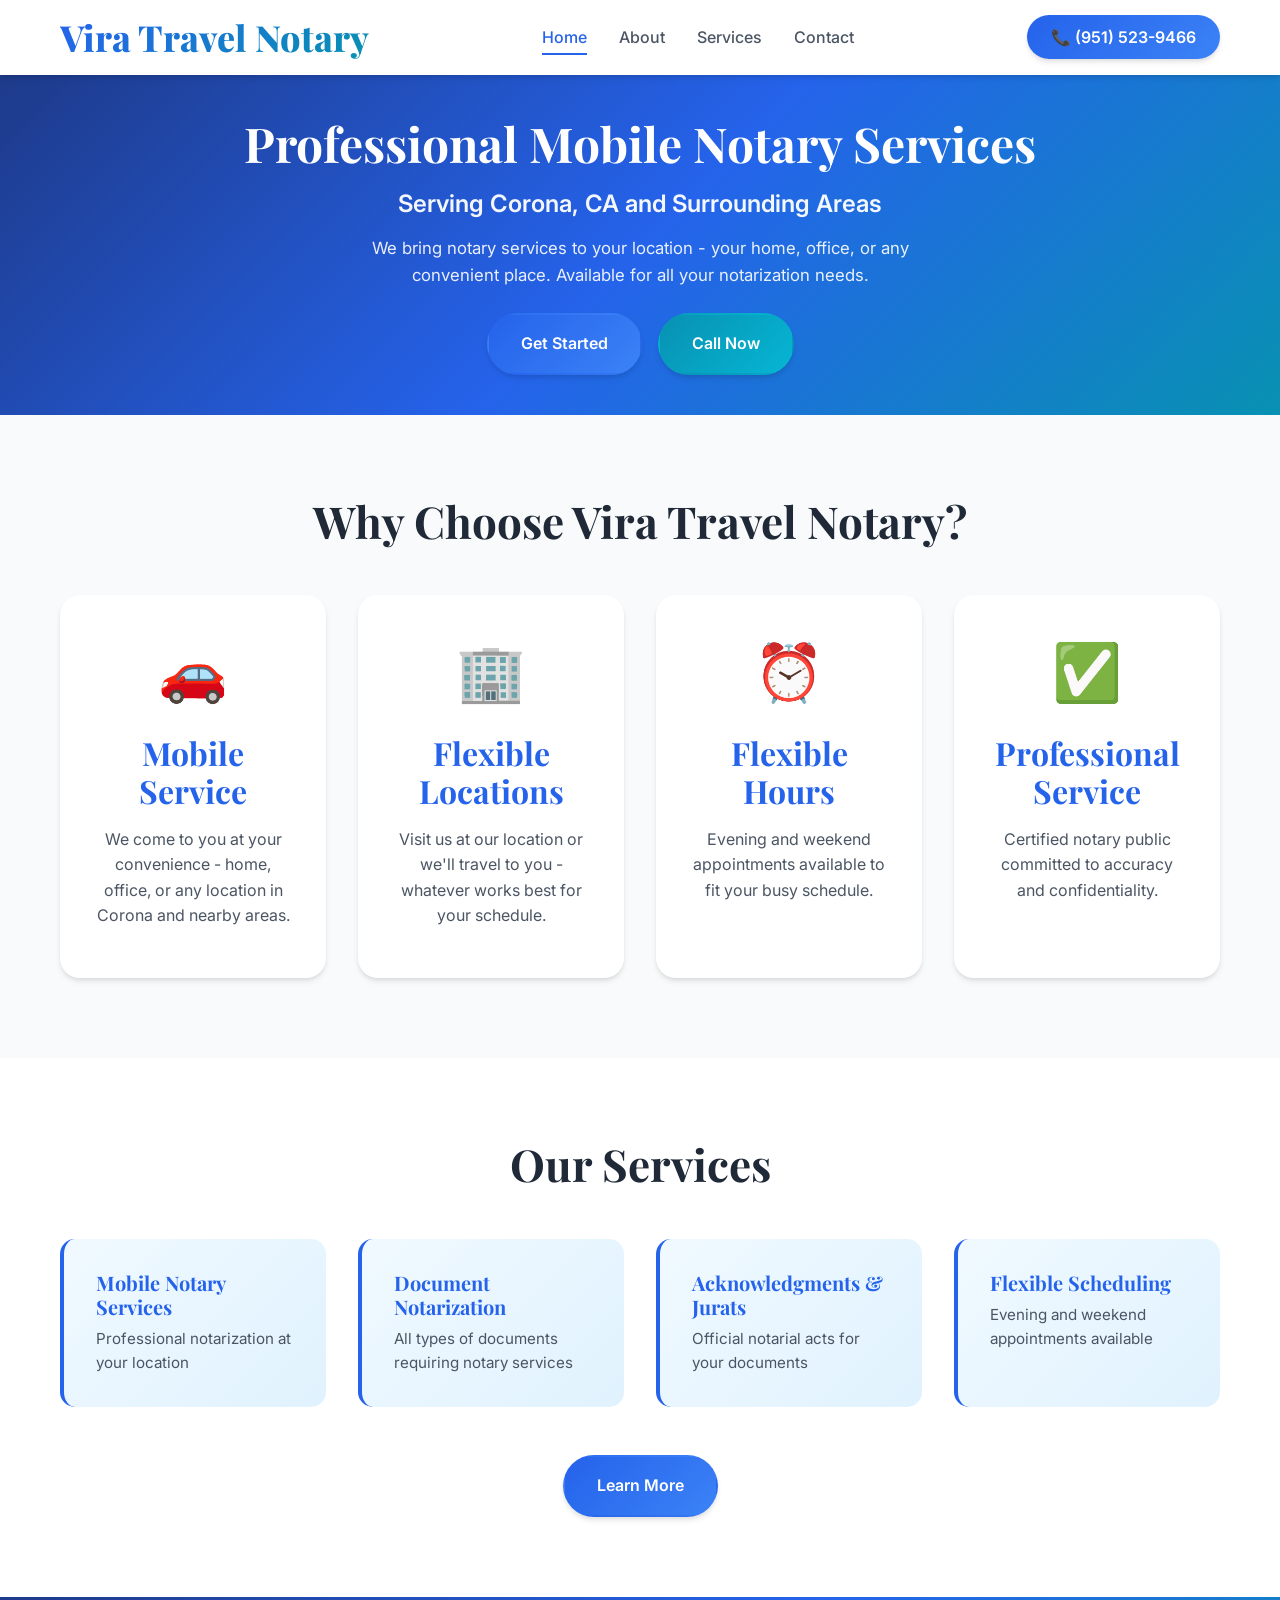
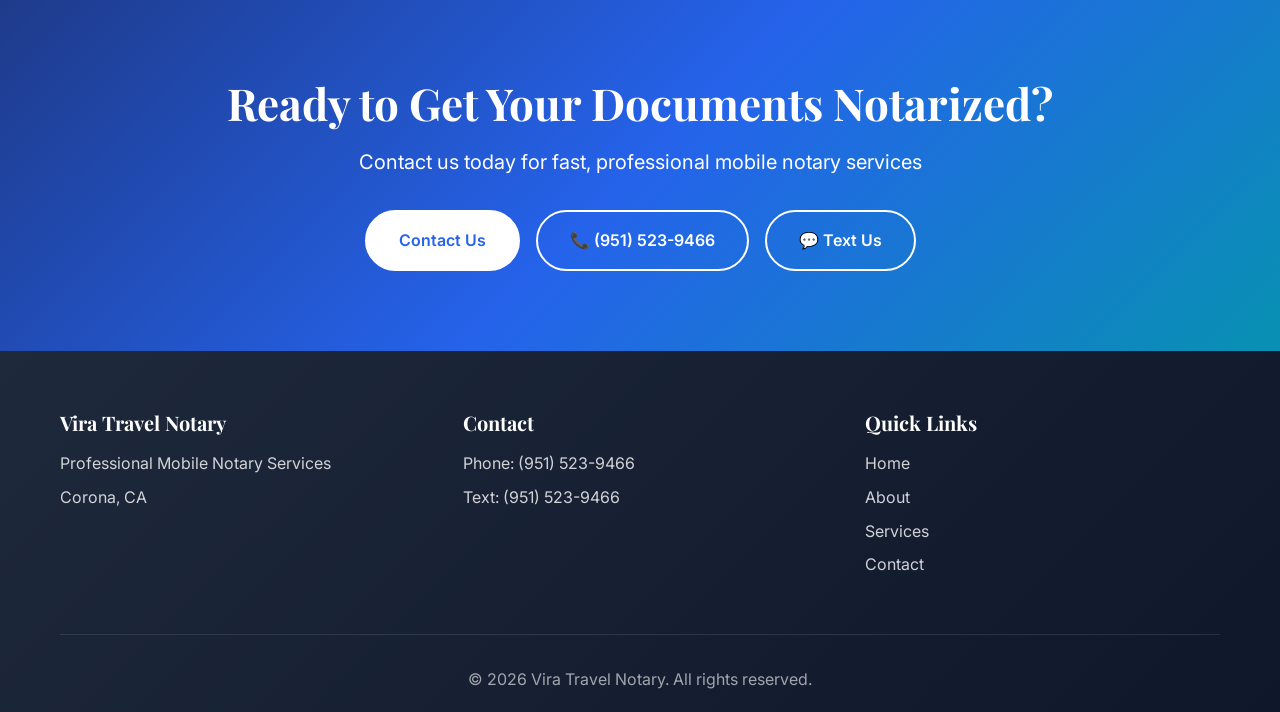
<file: index.html>
<!DOCTYPE html>
<html lang="en">
<head>
    <meta charset="UTF-8">
    <meta name="viewport" content="width=device-width, initial-scale=1.0">
    <title>Vira Travel Notary - Professional Mobile Notary Services in Corona, CA</title>
    <meta name="description" content="Professional mobile notary services in Corona, CA. We come to you for all your notarization needs.">
    <link rel="stylesheet" href="styles.css">
</head>
<body>
    <header>
        <nav class="navbar">
            <div class="container">
                <div class="logo">
                    <h1>Vira Travel Notary</h1>
                </div>
                <ul class="nav-menu">
                    <li><a href="index.html" class="active">Home</a></li>
                    <li><a href="about.html">About</a></li>
                    <li><a href="services.html">Services</a></li>
                    <li><a href="contact.html">Contact</a></li>
                </ul>
                <div class="phone-header">
                    <a href="tel:9515239466">📞 (951) 523-9466</a>
                </div>
            </div>
        </nav>
    </header>

    <main>
        <!-- Hero Section -->
        <section class="hero">
            <div class="container">
                <div class="hero-content">
                    <h2>Professional Mobile Notary Services</h2>
                    <p class="subtitle">Serving Corona, CA and Surrounding Areas</p>
                    <p class="hero-description">We bring notary services to your location - your home, office, or any convenient place. Available for all your notarization needs.</p>
                    <div class="cta-buttons">
                        <a href="contact.html" class="btn btn-primary">Get Started</a>
                        <a href="tel:9515239466" class="btn btn-secondary">Call Now</a>
                    </div>
                </div>
            </div>
        </section>

        <!-- Features Section -->
        <section class="features">
            <div class="container">
                <h2>Why Choose Vira Travel Notary?</h2>
                <div class="features-grid">
                    <div class="feature-card">
                        <div class="feature-icon">🚗</div>
                        <h3>Mobile Service</h3>
                        <p>We come to you at your convenience - home, office, or any location in Corona and nearby areas.</p>
                    </div>
                    <div class="feature-card">
                        <div class="feature-icon">🏢</div>
                        <h3>Flexible Locations</h3>
                        <p>Visit us at our location or we'll travel to you - whatever works best for your schedule.</p>
                    </div>
                    <div class="feature-card">
                        <div class="feature-icon">⏰</div>
                        <h3>Flexible Hours</h3>
                        <p>Evening and weekend appointments available to fit your busy schedule.</p>
                    </div>
                    <div class="feature-card">
                        <div class="feature-icon">✅</div>
                        <h3>Professional Service</h3>
                        <p>Certified notary public committed to accuracy and confidentiality.</p>
                    </div>
                </div>
            </div>
        </section>

        <!-- Services Preview -->
        <section class="services-preview">
            <div class="container">
                <h2>Our Services</h2>
                <div class="services-list">
                    <div class="service-item">
                        <h3>Mobile Notary Services</h3>
                        <p>Professional notarization at your location</p>
                    </div>
                    <div class="service-item">
                        <h3>Document Notarization</h3>
                        <p>All types of documents requiring notary services</p>
                    </div>
                    <div class="service-item">
                        <h3>Acknowledgments & Jurats</h3>
                        <p>Official notarial acts for your documents</p>
                    </div>
                    <div class="service-item">
                        <h3>Flexible Scheduling</h3>
                        <p>Evening and weekend appointments available</p>
                    </div>
                </div>
                <div class="center-btn">
                    <a href="services.html" class="btn btn-primary">Learn More</a>
                </div>
            </div>
        </section>

        <!-- CTA Section -->
        <section class="cta-section">
            <div class="container">
                <h2>Ready to Get Your Documents Notarized?</h2>
                <p>Contact us today for fast, professional mobile notary services</p>
                <div class="cta-buttons">
                    <a href="contact.html" class="btn btn-light">Contact Us</a>
                    <a href="tel:9515239466" class="btn btn-outline">📞 (951) 523-9466</a>
                    <a href="sms:9515239466" class="btn btn-outline">💬 Text Us</a>
                </div>
            </div>
        </section>
    </main>

    <footer>
        <div class="container">
            <div class="footer-content">
                <div class="footer-section">
                    <h3>Vira Travel Notary</h3>
                    <p>Professional Mobile Notary Services</p>
                    <p>Corona, CA</p>
                </div>
                <div class="footer-section">
                    <h3>Contact</h3>
                    <p>Phone: <a href="tel:9515239466">(951) 523-9466</a></p>
                    <p>Text: <a href="sms:9515239466">(951) 523-9466</a></p>
                </div>
                <div class="footer-section">
                    <h3>Quick Links</h3>
                    <ul>
                        <li><a href="index.html">Home</a></li>
                        <li><a href="about.html">About</a></li>
                        <li><a href="services.html">Services</a></li>
                        <li><a href="contact.html">Contact</a></li>
                    </ul>
                </div>
            </div>
            <div class="footer-bottom">
                <p>&copy; 2026 Vira Travel Notary. All rights reserved.</p>
            </div>
        </div>
    </footer>

    <script src="script.js"></script>
</body>
</html>
</file>
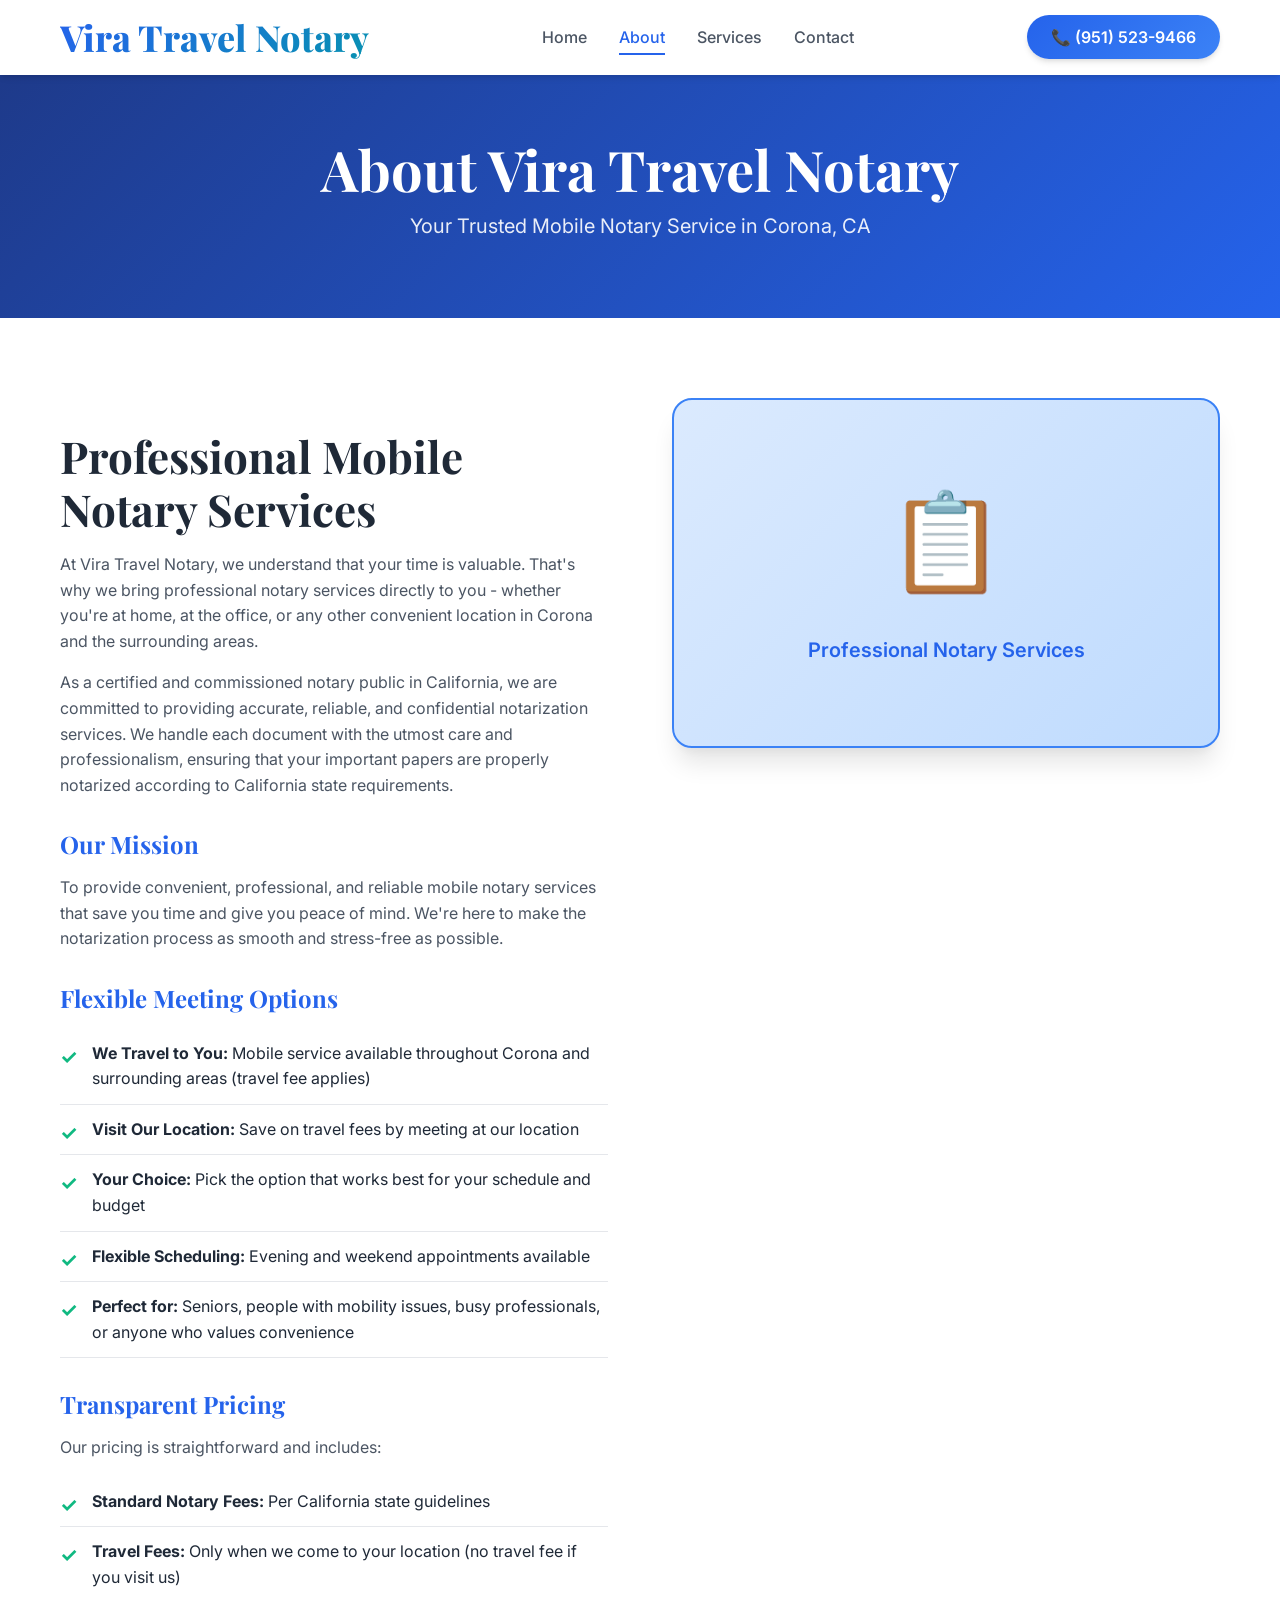
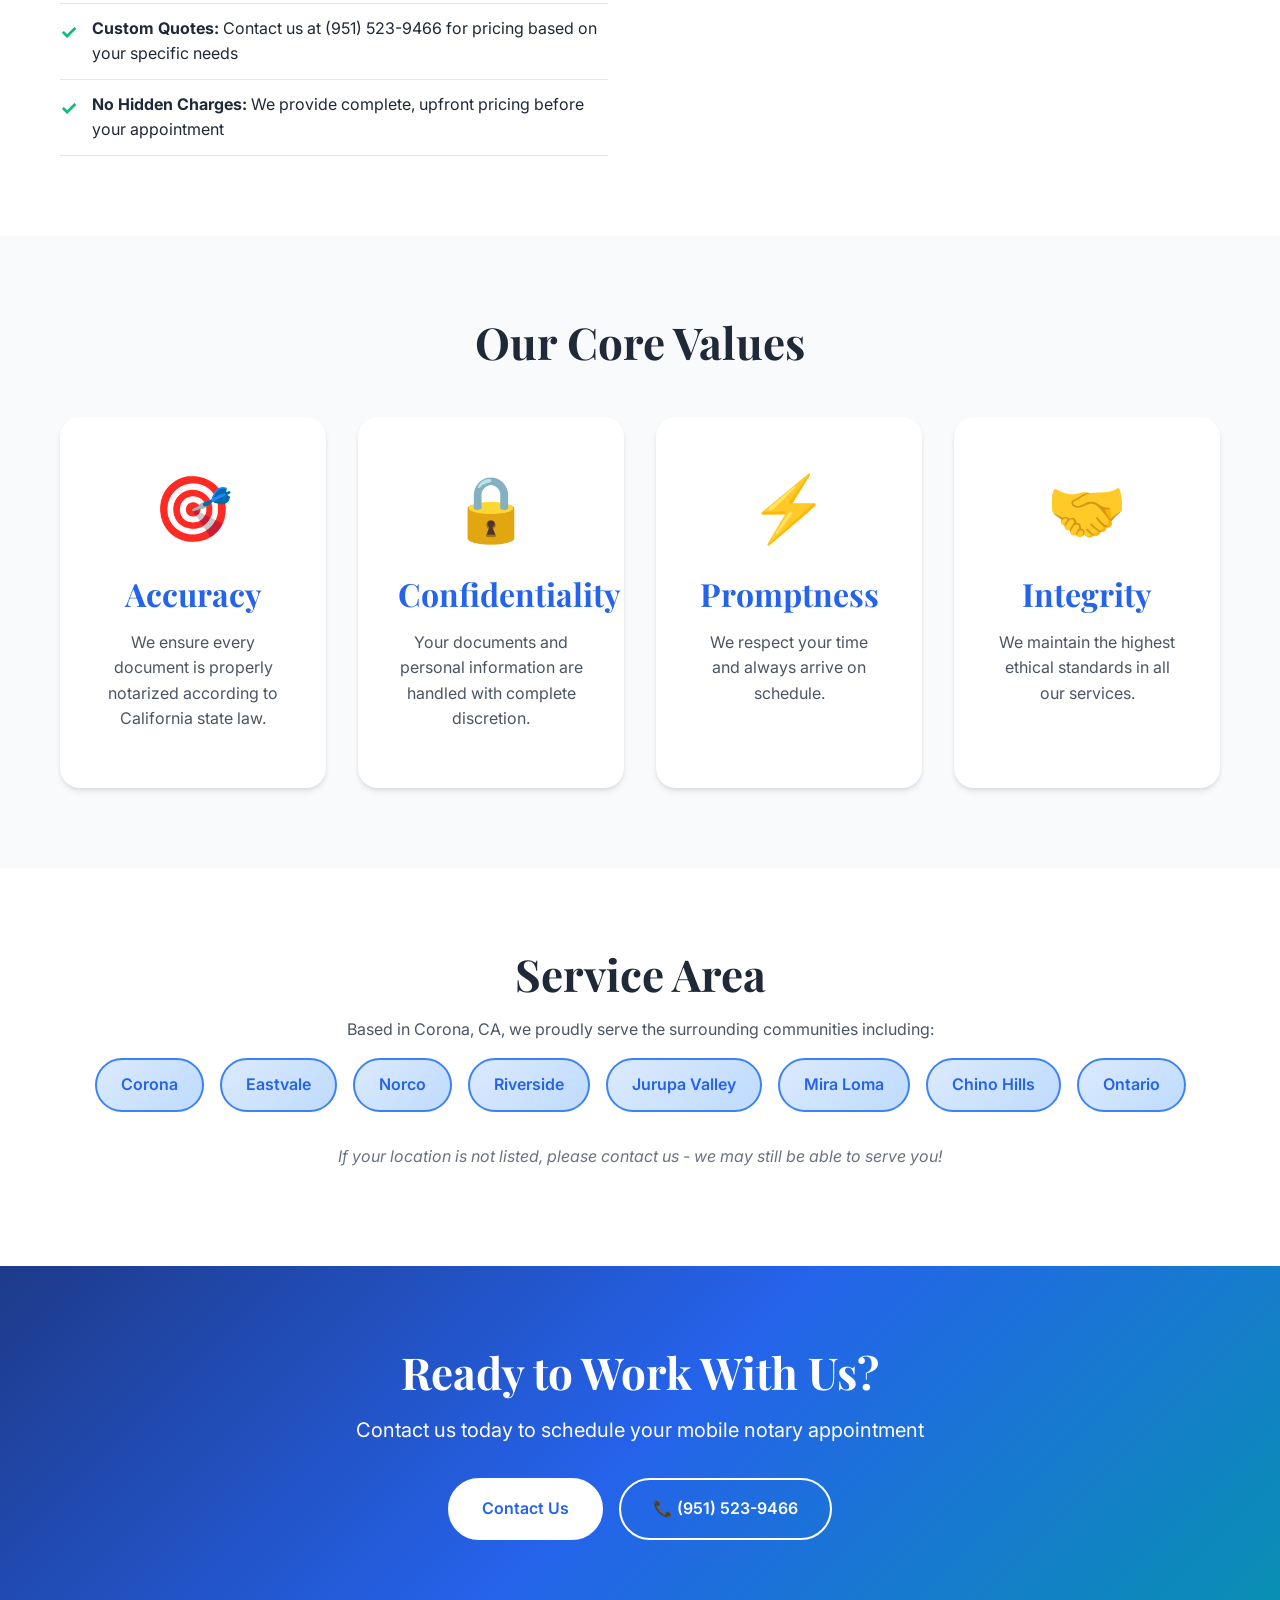
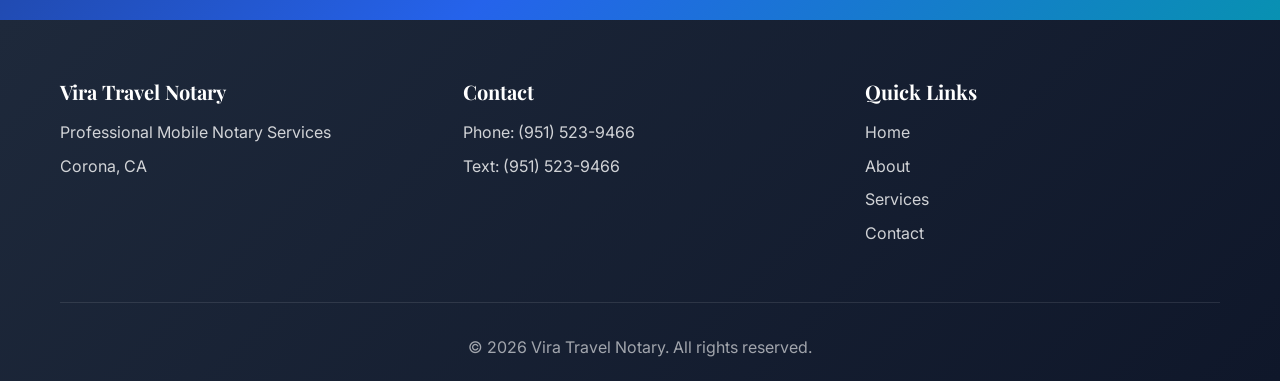
<file: about.html>
<!DOCTYPE html>
<html lang="en">
<head>
    <meta charset="UTF-8">
    <meta name="viewport" content="width=device-width, initial-scale=1.0">
    <title>About Us - Vira Travel Notary | Corona, CA</title>
    <meta name="description" content="Learn about Vira Travel Notary - your trusted mobile notary service in Corona, CA.">
    <link rel="stylesheet" href="styles.css">
</head>
<body>
    <header>
        <nav class="navbar">
            <div class="container">
                <div class="logo">
                    <h1>Vira Travel Notary</h1>
                </div>
                <ul class="nav-menu">
                    <li><a href="index.html">Home</a></li>
                    <li><a href="about.html" class="active">About</a></li>
                    <li><a href="services.html">Services</a></li>
                    <li><a href="contact.html">Contact</a></li>
                </ul>
                <div class="phone-header">
                    <a href="tel:9515239466">📞 (951) 523-9466</a>
                </div>
            </div>
        </nav>
    </header>

    <main>
        <!-- Page Header -->
        <section class="page-header">
            <div class="container">
                <h1>About Vira Travel Notary</h1>
                <p>Your Trusted Mobile Notary Service in Corona, CA</p>
            </div>
        </section>

        <!-- About Content -->
        <section class="about-content">
            <div class="container">
                <div class="about-grid">
                    <div class="about-text">
                        <h2>Professional Mobile Notary Services</h2>
                        <p>At Vira Travel Notary, we understand that your time is valuable. That's why we bring professional notary services directly to you - whether you're at home, at the office, or any other convenient location in Corona and the surrounding areas.</p>
                        
                        <p>As a certified and commissioned notary public in California, we are committed to providing accurate, reliable, and confidential notarization services. We handle each document with the utmost care and professionalism, ensuring that your important papers are properly notarized according to California state requirements.</p>

                        <h3>Our Mission</h3>
                        <p>To provide convenient, professional, and reliable mobile notary services that save you time and give you peace of mind. We're here to make the notarization process as smooth and stress-free as possible.</p>

                        <h3>Flexible Meeting Options</h3>
                        <ul class="benefits-list">
                            <li><strong>We Travel to You:</strong> Mobile service available throughout Corona and surrounding areas (travel fee applies)</li>
                            <li><strong>Visit Our Location:</strong> Save on travel fees by meeting at our location</li>
                            <li><strong>Your Choice:</strong> Pick the option that works best for your schedule and budget</li>
                            <li><strong>Flexible Scheduling:</strong> Evening and weekend appointments available</li>
                            <li><strong>Perfect for:</strong> Seniors, people with mobility issues, busy professionals, or anyone who values convenience</li>
                        </ul>
                        
                        <h3>Transparent Pricing</h3>
                        <p>Our pricing is straightforward and includes:</p>
                        <ul class="benefits-list">
                            <li><strong>Standard Notary Fees:</strong> Per California state guidelines</li>
                            <li><strong>Travel Fees:</strong> Only when we come to your location (no travel fee if you visit us)</li>
                            <li><strong>Custom Quotes:</strong> Contact us at (951) 523-9466 for pricing based on your specific needs</li>
                            <li><strong>No Hidden Charges:</strong> We provide complete, upfront pricing before your appointment</li>
                        </ul>
                    </div>
                    <div class="about-image">
                        <div class="image-placeholder">
                            <div class="placeholder-icon">📋</div>
                            <p>Professional Notary Services</p>
                        </div>
                    </div>
                </div>
            </div>
        </section>

        <!-- Values Section -->
        <section class="values-section">
            <div class="container">
                <h2>Our Core Values</h2>
                <div class="values-grid">
                    <div class="value-card">
                        <div class="value-icon">🎯</div>
                        <h3>Accuracy</h3>
                        <p>We ensure every document is properly notarized according to California state law.</p>
                    </div>
                    <div class="value-card">
                        <div class="value-icon">🔒</div>
                        <h3>Confidentiality</h3>
                        <p>Your documents and personal information are handled with complete discretion.</p>
                    </div>
                    <div class="value-card">
                        <div class="value-icon">⚡</div>
                        <h3>Promptness</h3>
                        <p>We respect your time and always arrive on schedule.</p>
                    </div>
                    <div class="value-card">
                        <div class="value-icon">🤝</div>
                        <h3>Integrity</h3>
                        <p>We maintain the highest ethical standards in all our services.</p>
                    </div>
                </div>
            </div>
        </section>

        <!-- Service Area -->
        <section class="service-area">
            <div class="container">
                <h2>Service Area</h2>
                <p>Based in Corona, CA, we proudly serve the surrounding communities including:</p>
                <div class="cities-list">
                    <span class="city-tag">Corona</span>
                    <span class="city-tag">Eastvale</span>
                    <span class="city-tag">Norco</span>
                    <span class="city-tag">Riverside</span>
                    <span class="city-tag">Jurupa Valley</span>
                    <span class="city-tag">Mira Loma</span>
                    <span class="city-tag">Chino Hills</span>
                    <span class="city-tag">Ontario</span>
                </div>
                <p class="service-note">If your location is not listed, please contact us - we may still be able to serve you!</p>
            </div>
        </section>

        <!-- CTA Section -->
        <section class="cta-section">
            <div class="container">
                <h2>Ready to Work With Us?</h2>
                <p>Contact us today to schedule your mobile notary appointment</p>
                <div class="cta-buttons">
                    <a href="contact.html" class="btn btn-light">Contact Us</a>
                    <a href="tel:9515239466" class="btn btn-outline">📞 (951) 523-9466</a>
                </div>
            </div>
        </section>
    </main>

    <footer>
        <div class="container">
            <div class="footer-content">
                <div class="footer-section">
                    <h3>Vira Travel Notary</h3>
                    <p>Professional Mobile Notary Services</p>
                    <p>Corona, CA</p>
                </div>
                <div class="footer-section">
                    <h3>Contact</h3>
                    <p>Phone: <a href="tel:9515239466">(951) 523-9466</a></p>
                    <p>Text: <a href="sms:9515239466">(951) 523-9466</a></p>
                </div>
                <div class="footer-section">
                    <h3>Quick Links</h3>
                    <ul>
                        <li><a href="index.html">Home</a></li>
                        <li><a href="about.html">About</a></li>
                        <li><a href="services.html">Services</a></li>
                        <li><a href="contact.html">Contact</a></li>
                    </ul>
                </div>
            </div>
            <div class="footer-bottom">
                <p>&copy; 2026 Vira Travel Notary. All rights reserved.</p>
            </div>
        </div>
    </footer>

    <script src="script.js"></script>
</body>
</html>
</file>
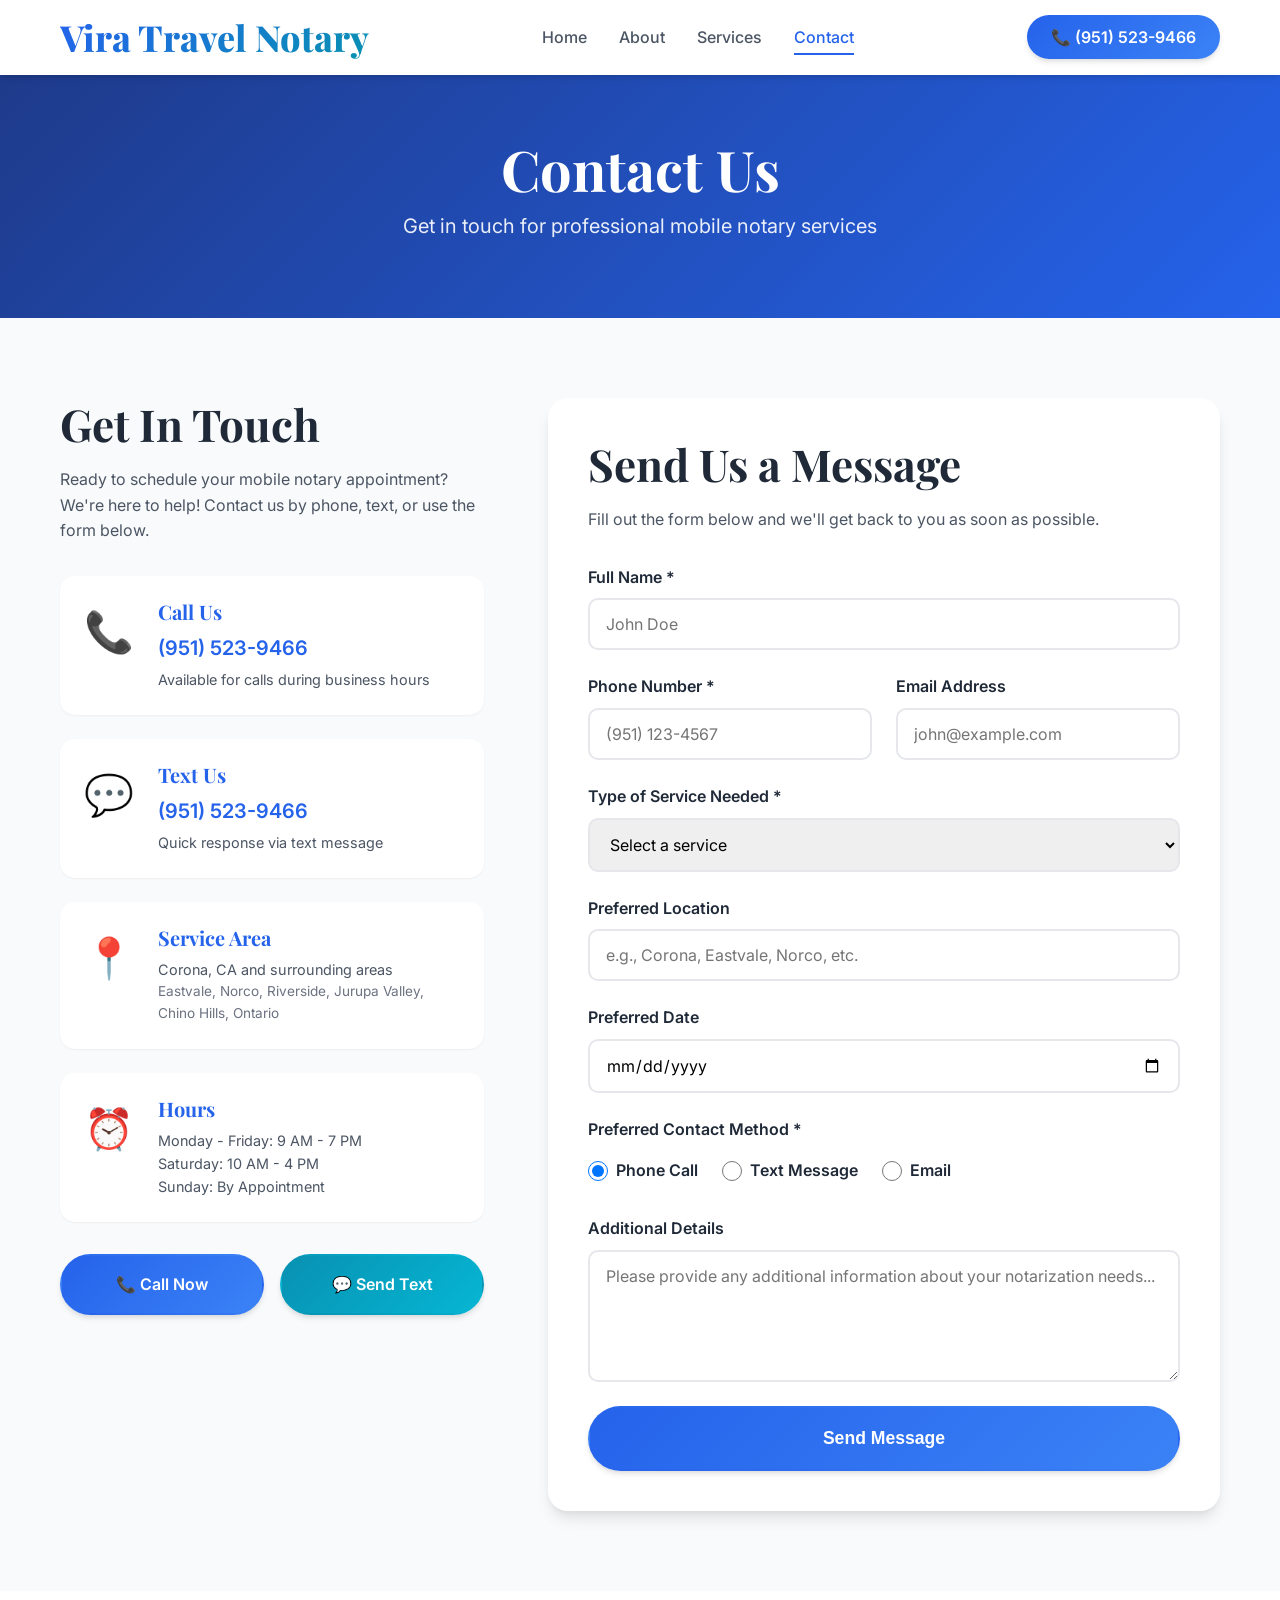
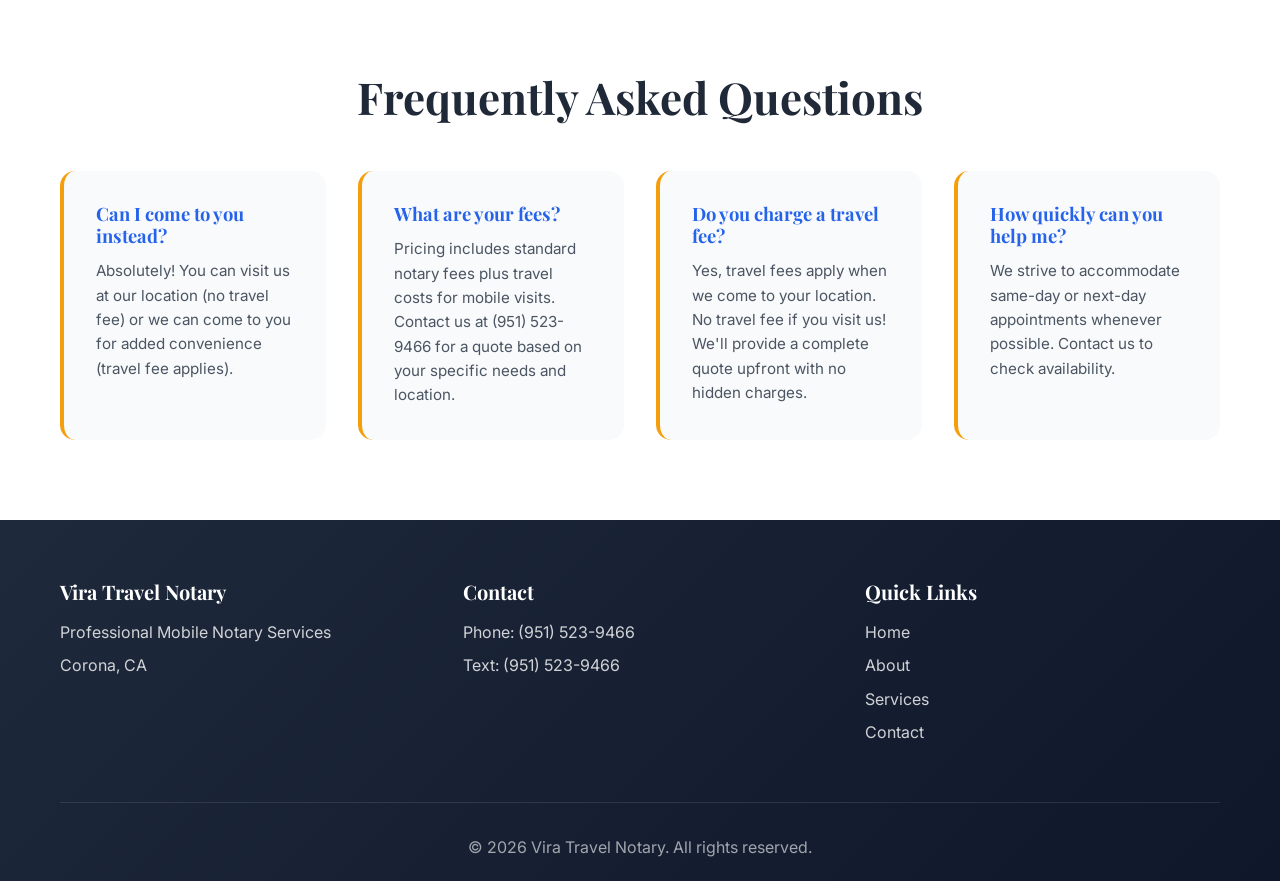
<file: contact.html>
<!DOCTYPE html>
<html lang="en">
<head>
    <meta charset="UTF-8">
    <meta name="viewport" content="width=device-width, initial-scale=1.0">
    <title>Contact Us - Vira Travel Notary | Schedule Mobile Notary in Corona, CA</title>
    <meta name="description" content="Contact Vira Travel Notary for mobile notary services in Corona, CA. Call or text (951) 523-9466 or fill out our contact form.">
    <link rel="stylesheet" href="styles.css">
</head>
<body>
    <header>
        <nav class="navbar">
            <div class="container">
                <div class="logo">
                    <h1>Vira Travel Notary</h1>
                </div>
                <ul class="nav-menu">
                    <li><a href="index.html">Home</a></li>
                    <li><a href="about.html">About</a></li>
                    <li><a href="services.html">Services</a></li>
                    <li><a href="contact.html" class="active">Contact</a></li>
                </ul>
                <div class="phone-header">
                    <a href="tel:9515239466">📞 (951) 523-9466</a>
                </div>
            </div>
        </nav>
    </header>

    <main>
        <!-- Page Header -->
        <section class="page-header">
            <div class="container">
                <h1>Contact Us</h1>
                <p>Get in touch for professional mobile notary services</p>
            </div>
        </section>

        <!-- Contact Section -->
        <section class="contact-section">
            <div class="container">
                <div class="contact-wrapper">
                    <!-- Contact Information -->
                    <div class="contact-info">
                        <h2>Get In Touch</h2>
                        <p>Ready to schedule your mobile notary appointment? We're here to help! Contact us by phone, text, or use the form below.</p>
                        
                        <div class="contact-methods">
                            <div class="contact-method">
                                <div class="method-icon">📞</div>
                                <div class="method-details">
                                    <h3>Call Us</h3>
                                    <a href="tel:9515239466" class="contact-link">(951) 523-9466</a>
                                    <p>Available for calls during business hours</p>
                                </div>
                            </div>

                            <div class="contact-method">
                                <div class="method-icon">💬</div>
                                <div class="method-details">
                                    <h3>Text Us</h3>
                                    <a href="sms:9515239466" class="contact-link">(951) 523-9466</a>
                                    <p>Quick response via text message</p>
                                </div>
                            </div>

                            <div class="contact-method">
                                <div class="method-icon">📍</div>
                                <div class="method-details">
                                    <h3>Service Area</h3>
                                    <p>Corona, CA and surrounding areas</p>
                                    <p class="small-text">Eastvale, Norco, Riverside, Jurupa Valley, Chino Hills, Ontario</p>
                                </div>
                            </div>

                            <div class="contact-method">
                                <div class="method-icon">⏰</div>
                                <div class="method-details">
                                    <h3>Hours</h3>
                                    <p>Monday - Friday: 9 AM - 7 PM</p>
                                    <p>Saturday: 10 AM - 4 PM</p>
                                    <p>Sunday: By Appointment</p>
                                </div>
                            </div>
                        </div>

                        <div class="quick-contact-buttons">
                            <a href="tel:9515239466" class="btn btn-primary">
                                <span>📞</span> Call Now
                            </a>
                            <a href="sms:9515239466" class="btn btn-secondary">
                                <span>💬</span> Send Text
                            </a>
                        </div>
                    </div>

                    <!-- Contact Form -->
                    <div class="contact-form-container">
                        <h2>Send Us a Message</h2>
                        <p>Fill out the form below and we'll get back to you as soon as possible.</p>
                        
                        <form id="contactForm" class="contact-form" action="https://formspree.io/f/mzdwpgoq" method="POST">
                            <div class="form-group">
                                <label for="name">Full Name *</label>
                                <input type="text" id="name" name="name" required placeholder="John Doe">
                            </div>

                            <div class="form-row">
                                <div class="form-group">
                                    <label for="phone">Phone Number *</label>
                                    <input type="tel" id="phone" name="phone" required placeholder="(951) 123-4567">
                                </div>

                                <div class="form-group">
                                    <label for="email">Email Address</label>
                                    <input type="email" id="email" name="email" placeholder="john@example.com">
                                </div>
                            </div>

                            <div class="form-group">
                                <label for="service">Type of Service Needed *</label>
                                <select id="service" name="service" required>
                                    <option value="">Select a service</option>
                                    <option value="general-notarization">General Document Notarization</option>
                                    <option value="acknowledgment">Acknowledgment</option>
                                    <option value="jurat">Jurat (Sworn Statement)</option>
                                    <option value="copy-certification">Copy Certification</option>
                                    <option value="mobile-service">Mobile Notary Visit</option>
                                    <option value="other">Other / Not Sure</option>
                                </select>
                            </div>

                            <div class="form-group">
                                <label for="location">Preferred Location</label>
                                <input type="text" id="location" name="location" placeholder="e.g., Corona, Eastvale, Norco, etc.">
                            </div>

                            <div class="form-group">
                                <label for="date">Preferred Date</label>
                                <input type="date" id="date" name="date">
                            </div>

                            <div class="form-group">
                                <label for="preferred-contact">Preferred Contact Method *</label>
                                <div class="radio-group">
                                    <label class="radio-label">
                                        <input type="radio" name="contact-method" value="phone" checked>
                                        <span>Phone Call</span>
                                    </label>
                                    <label class="radio-label">
                                        <input type="radio" name="contact-method" value="text">
                                        <span>Text Message</span>
                                    </label>
                                    <label class="radio-label">
                                        <input type="radio" name="contact-method" value="email">
                                        <span>Email</span>
                                    </label>
                                </div>
                            </div>

                            <div class="form-group">
                                <label for="message">Additional Details</label>
                                <textarea id="message" name="message" rows="5" placeholder="Please provide any additional information about your notarization needs..."></textarea>
                            </div>

                            <div class="form-group">
                                <button type="submit" class="btn btn-primary btn-large">
                                    Send Message
                                </button>
                            </div>

                            <div id="formMessage" class="form-message"></div>
                        </form>
                    </div>
                </div>
            </div>
        </section>

        <!-- FAQ Section -->
        <section class="faq-section">
            <div class="container">
                <h2>Frequently Asked Questions</h2>
                <div class="faq-grid">
                    <div class="faq-item">
                        <h3>Can I come to you instead?</h3>
                        <p>Absolutely! You can visit us at our location (no travel fee) or we can come to you for added convenience (travel fee applies).</p>
                    </div>
                    <div class="faq-item">
                        <h3>What are your fees?</h3>
                        <p>Pricing includes standard notary fees plus travel costs for mobile visits. Contact us at (951) 523-9466 for a quote based on your specific needs and location.</p>
                    </div>
                    <div class="faq-item">
                        <h3>Do you charge a travel fee?</h3>
                        <p>Yes, travel fees apply when we come to your location. No travel fee if you visit us! We'll provide a complete quote upfront with no hidden charges.</p>
                    </div>
                    <div class="faq-item">
                        <h3>How quickly can you help me?</h3>
                        <p>We strive to accommodate same-day or next-day appointments whenever possible. Contact us to check availability.</p>
                    </div>
                </div>
            </div>
        </section>
    </main>

    <footer>
        <div class="container">
            <div class="footer-content">
                <div class="footer-section">
                    <h3>Vira Travel Notary</h3>
                    <p>Professional Mobile Notary Services</p>
                    <p>Corona, CA</p>
                </div>
                <div class="footer-section">
                    <h3>Contact</h3>
                    <p>Phone: <a href="tel:9515239466">(951) 523-9466</a></p>
                    <p>Text: <a href="sms:9515239466">(951) 523-9466</a></p>
                </div>
                <div class="footer-section">
                    <h3>Quick Links</h3>
                    <ul>
                        <li><a href="index.html">Home</a></li>
                        <li><a href="about.html">About</a></li>
                        <li><a href="services.html">Services</a></li>
                        <li><a href="contact.html">Contact</a></li>
                    </ul>
                </div>
            </div>
            <div class="footer-bottom">
                <p>&copy; 2026 Vira Travel Notary. All rights reserved.</p>
            </div>
        </div>
    </footer>

    <script src="script.js"></script>
</body>
</html>
</file>
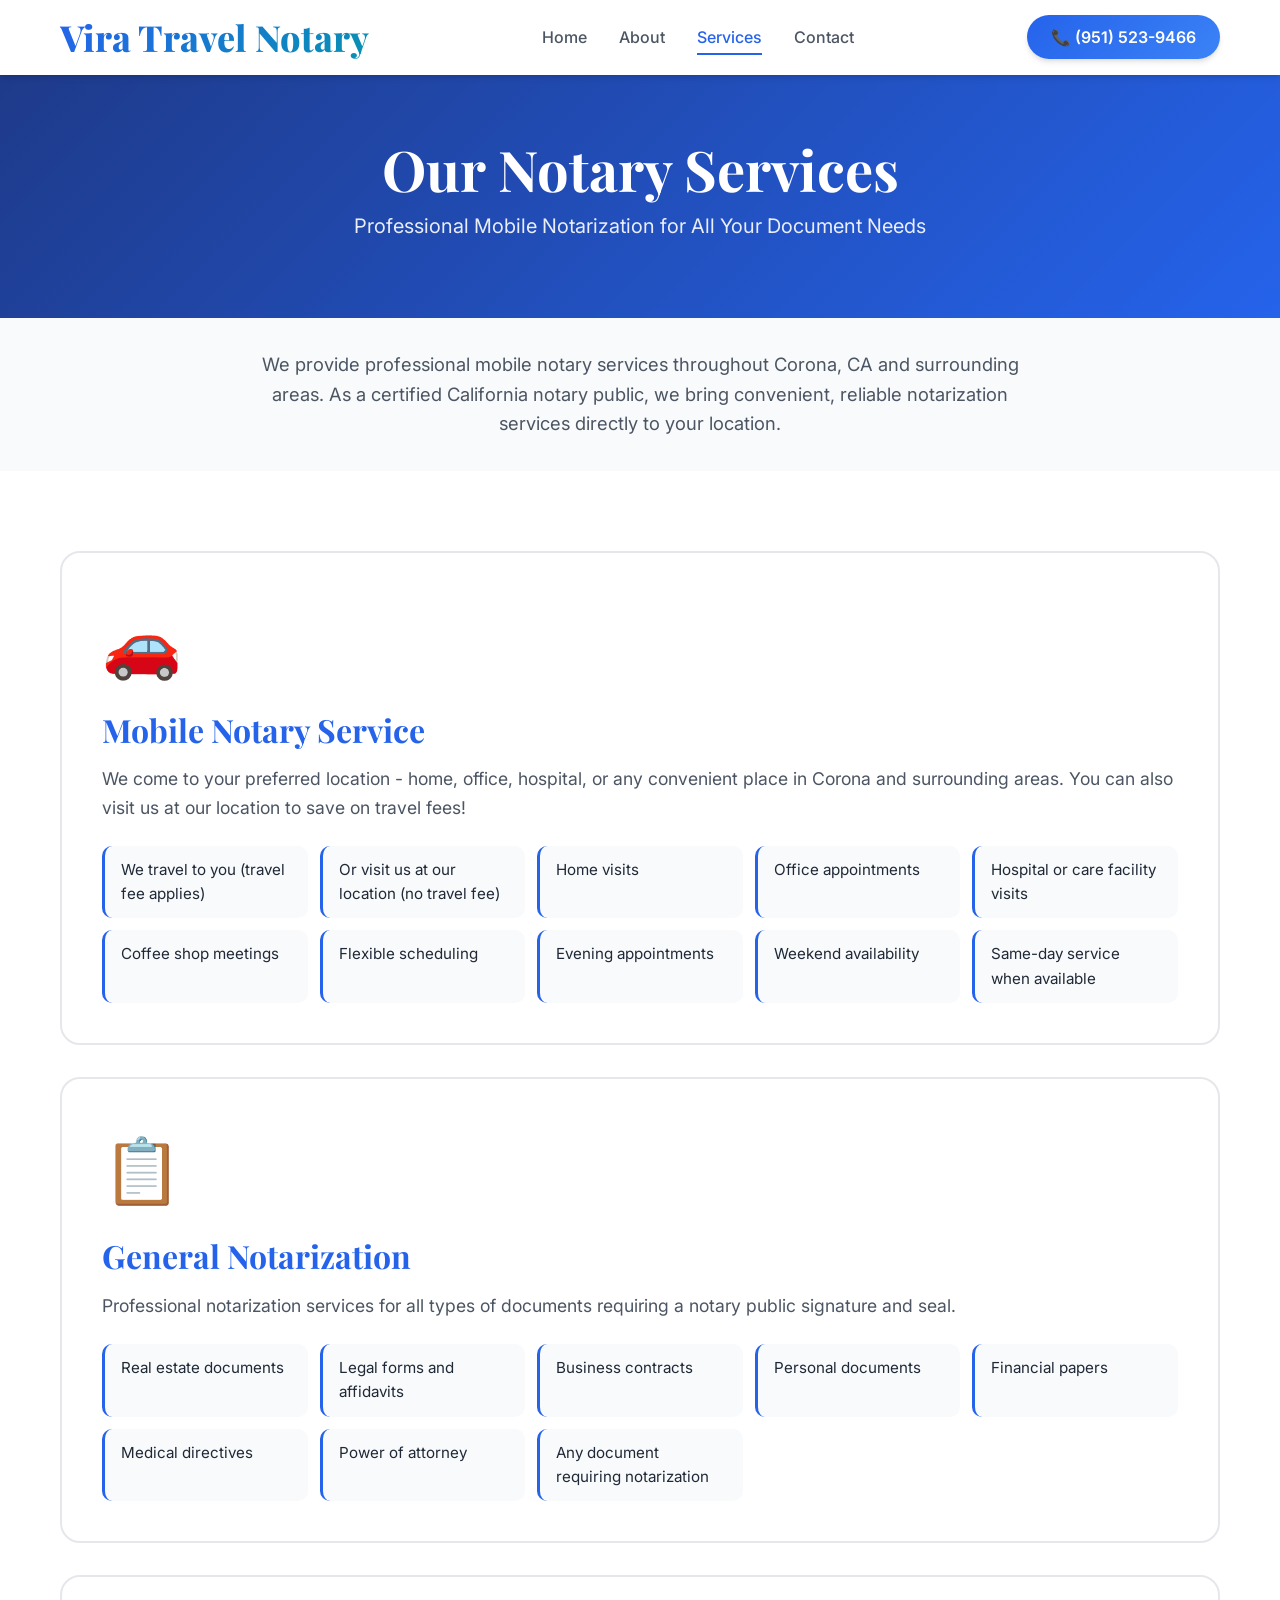
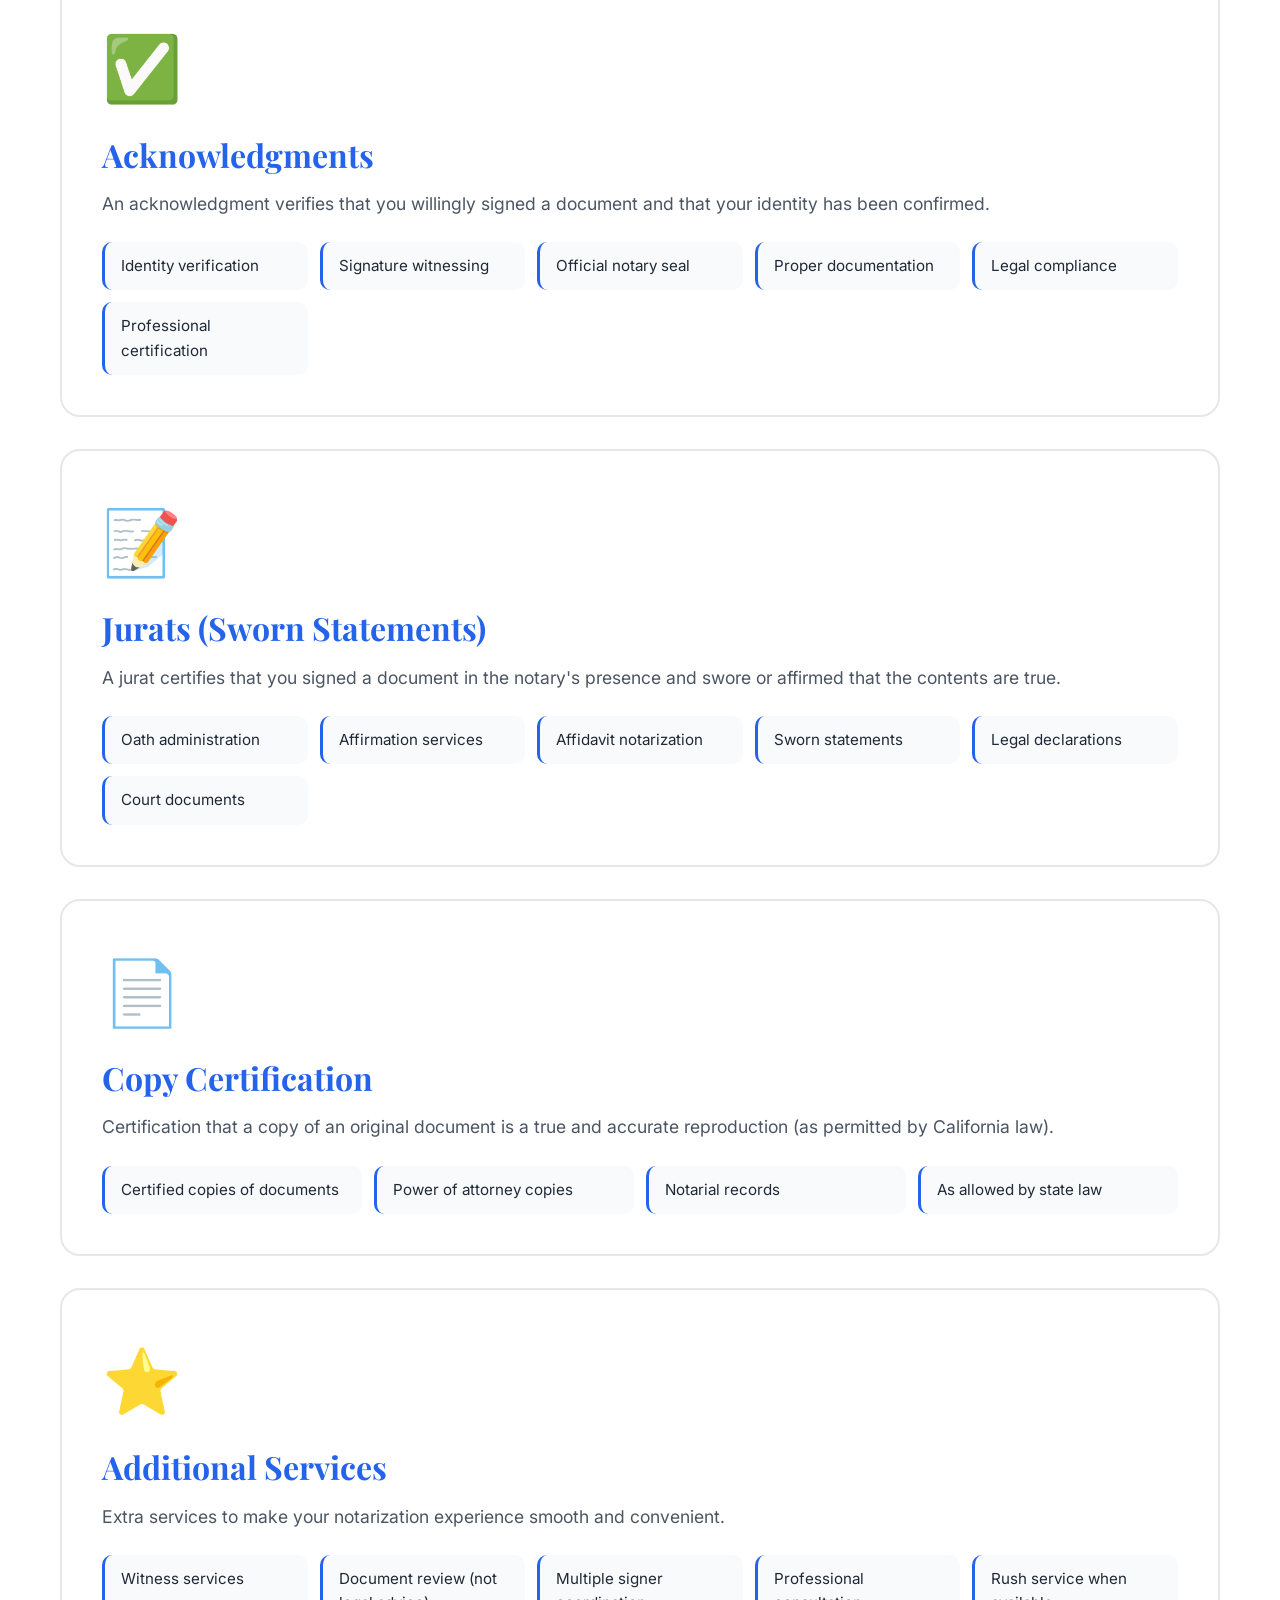
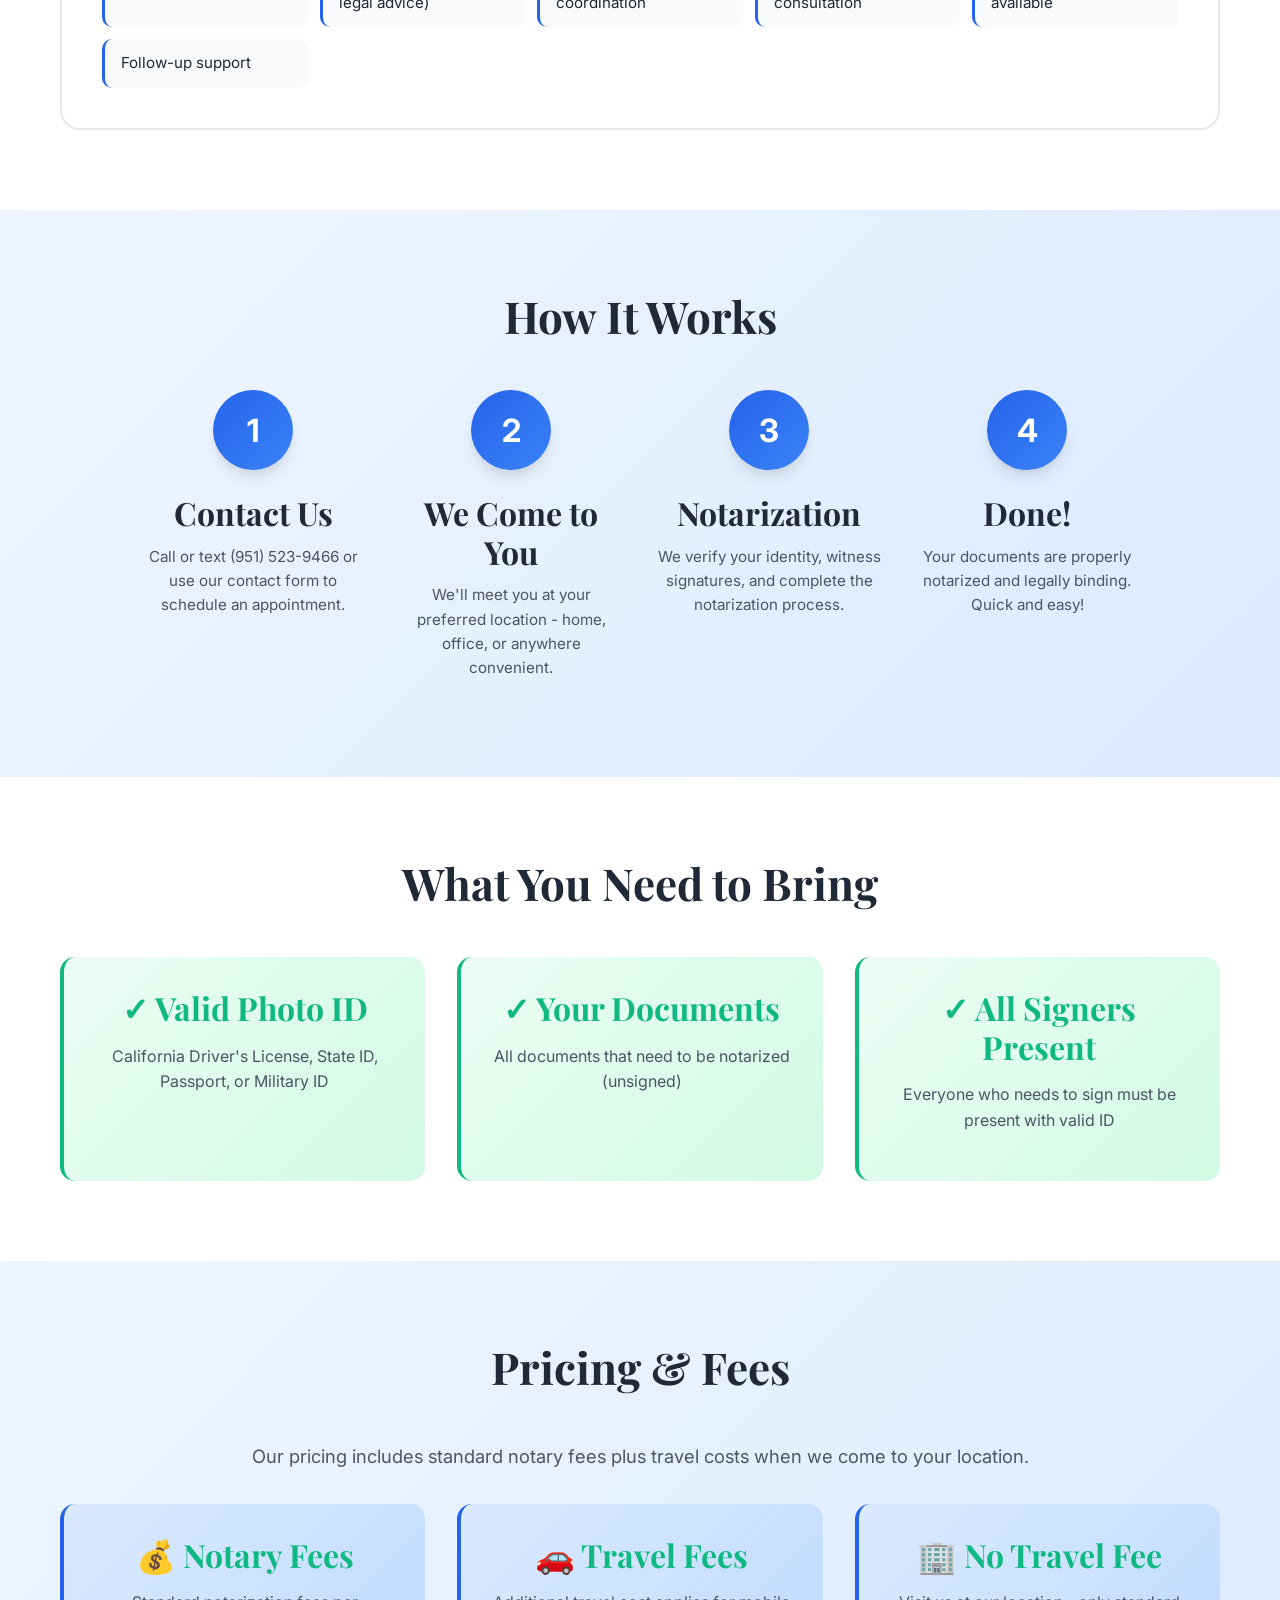
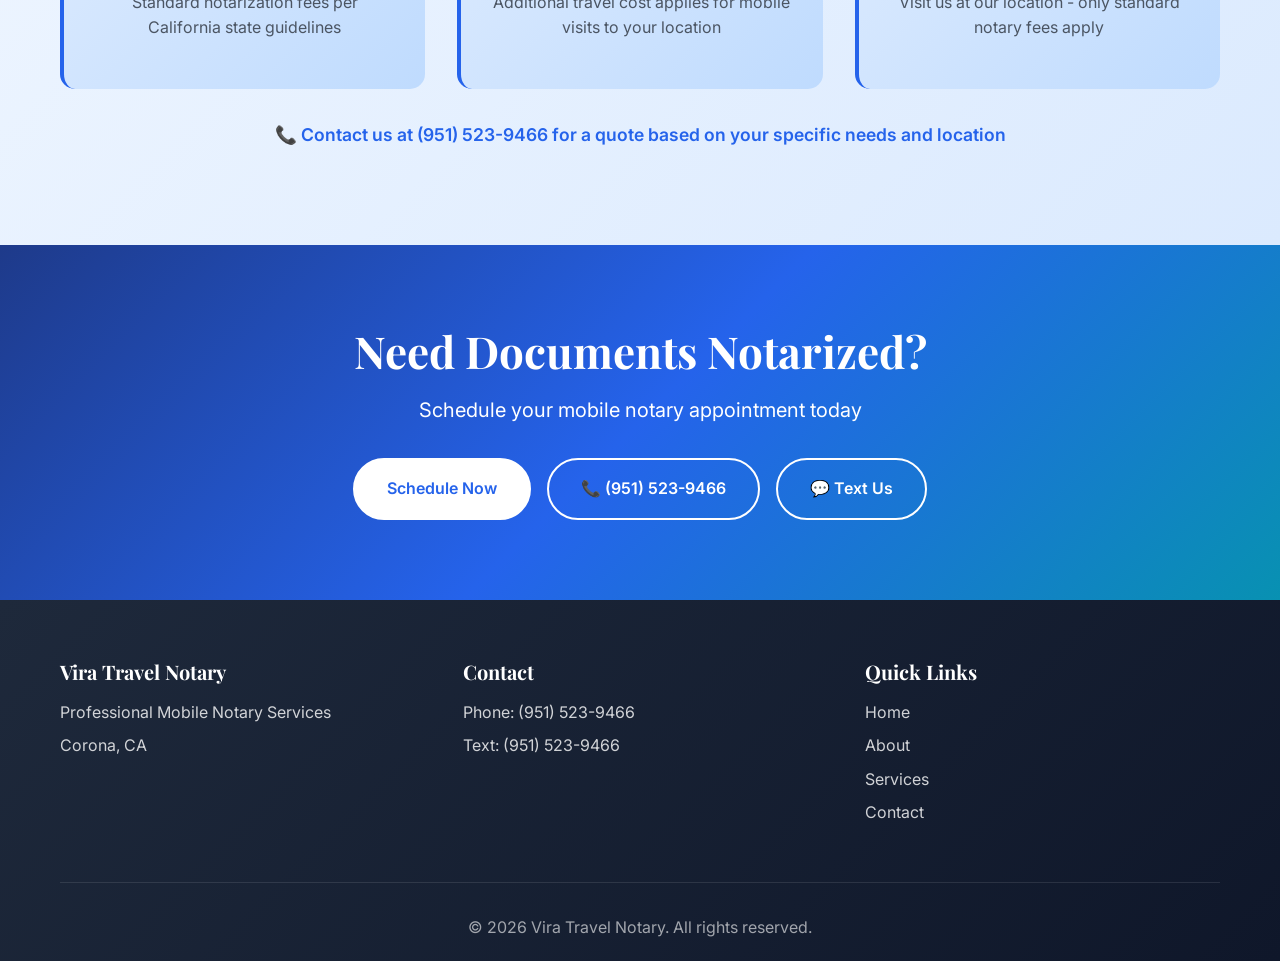
<file: services.html>
<!DOCTYPE html>
<html lang="en">
<head>
    <meta charset="UTF-8">
    <meta name="viewport" content="width=device-width, initial-scale=1.0">
    <title>Our Services - Vira Travel Notary | Mobile Notary in Corona, CA</title>
    <meta name="description" content="Comprehensive mobile notary services for real estate, legal, business, and personal documents in Corona, CA.">
    <link rel="stylesheet" href="styles.css">
</head>
<body>
    <header>
        <nav class="navbar">
            <div class="container">
                <div class="logo">
                    <h1>Vira Travel Notary</h1>
                </div>
                <ul class="nav-menu">
                    <li><a href="index.html">Home</a></li>
                    <li><a href="about.html">About</a></li>
                    <li><a href="services.html" class="active">Services</a></li>
                    <li><a href="contact.html">Contact</a></li>
                </ul>
                <div class="phone-header">
                    <a href="tel:9515239466">📞 (951) 523-9466</a>
                </div>
            </div>
        </nav>
    </header>

    <main>
        <!-- Page Header -->
        <section class="page-header">
            <div class="container">
                <h1>Our Notary Services</h1>
                <p>Professional Mobile Notarization for All Your Document Needs</p>
            </div>
        </section>

        <!-- Services Introduction -->
        <section class="services-intro">
            <div class="container">
                <p class="intro-text">We provide professional mobile notary services throughout Corona, CA and surrounding areas. As a certified California notary public, we bring convenient, reliable notarization services directly to your location.</p>
            </div>
        </section>

        <!-- Services Grid -->
        <section class="services-section">
            <div class="container">
                <div class="services-detailed">
                    <!-- Mobile Notary Service -->
                    <div class="service-detail-card">
                        <div class="service-icon">🚗</div>
                        <h2>Mobile Notary Service</h2>
                        <p>We come to your preferred location - home, office, hospital, or any convenient place in Corona and surrounding areas. You can also visit us at our location to save on travel fees!</p>
                        <ul class="service-items">
                            <li>We travel to you (travel fee applies)</li>
                            <li>Or visit us at our location (no travel fee)</li>
                            <li>Home visits</li>
                            <li>Office appointments</li>
                            <li>Hospital or care facility visits</li>
                            <li>Coffee shop meetings</li>
                            <li>Flexible scheduling</li>
                            <li>Evening appointments</li>
                            <li>Weekend availability</li>
                            <li>Same-day service when available</li>
                        </ul>
                    </div>

                    <!-- Document Notarization -->
                    <div class="service-detail-card">
                        <div class="service-icon">📋</div>
                        <h2>General Notarization</h2>
                        <p>Professional notarization services for all types of documents requiring a notary public signature and seal.</p>
                        <ul class="service-items">
                            <li>Real estate documents</li>
                            <li>Legal forms and affidavits</li>
                            <li>Business contracts</li>
                            <li>Personal documents</li>
                            <li>Financial papers</li>
                            <li>Medical directives</li>
                            <li>Power of attorney</li>
                            <li>Any document requiring notarization</li>
                        </ul>
                    </div>

                    <!-- Acknowledgments -->
                    <div class="service-detail-card">
                        <div class="service-icon">✅</div>
                        <h2>Acknowledgments</h2>
                        <p>An acknowledgment verifies that you willingly signed a document and that your identity has been confirmed.</p>
                        <ul class="service-items">
                            <li>Identity verification</li>
                            <li>Signature witnessing</li>
                            <li>Official notary seal</li>
                            <li>Proper documentation</li>
                            <li>Legal compliance</li>
                            <li>Professional certification</li>
                        </ul>
                    </div>

                    <!-- Jurats -->
                    <div class="service-detail-card">
                        <div class="service-icon">📝</div>
                        <h2>Jurats (Sworn Statements)</h2>
                        <p>A jurat certifies that you signed a document in the notary's presence and swore or affirmed that the contents are true.</p>
                        <ul class="service-items">
                            <li>Oath administration</li>
                            <li>Affirmation services</li>
                            <li>Affidavit notarization</li>
                            <li>Sworn statements</li>
                            <li>Legal declarations</li>
                            <li>Court documents</li>
                        </ul>
                    </div>

                    <!-- Copy Certification -->
                    <div class="service-detail-card">
                        <div class="service-icon">📄</div>
                        <h2>Copy Certification</h2>
                        <p>Certification that a copy of an original document is a true and accurate reproduction (as permitted by California law).</p>
                        <ul class="service-items">
                            <li>Certified copies of documents</li>
                            <li>Power of attorney copies</li>
                            <li>Notarial records</li>
                            <li>As allowed by state law</li>
                        </ul>
                    </div>

                    <!-- Additional Services -->
                    <div class="service-detail-card">
                        <div class="service-icon">⭐</div>
                        <h2>Additional Services</h2>
                        <p>Extra services to make your notarization experience smooth and convenient.</p>
                        <ul class="service-items">
                            <li>Witness services</li>
                            <li>Document review (not legal advice)</li>
                            <li>Multiple signer coordination</li>
                            <li>Professional consultation</li>
                            <li>Rush service when available</li>
                            <li>Follow-up support</li>
                        </ul>
                    </div>
                </div>
            </div>
        </section>

        <!-- Process Section -->
        <section class="process-section">
            <div class="container">
                <h2>How It Works</h2>
                <div class="process-steps">
                    <div class="step">
                        <div class="step-number">1</div>
                        <h3>Contact Us</h3>
                        <p>Call or text (951) 523-9466 or use our contact form to schedule an appointment.</p>
                    </div>
                    <div class="step">
                        <div class="step-number">2</div>
                        <h3>We Come to You</h3>
                        <p>We'll meet you at your preferred location - home, office, or anywhere convenient.</p>
                    </div>
                    <div class="step">
                        <div class="step-number">3</div>
                        <h3>Notarization</h3>
                        <p>We verify your identity, witness signatures, and complete the notarization process.</p>
                    </div>
                    <div class="step">
                        <div class="step-number">4</div>
                        <h3>Done!</h3>
                        <p>Your documents are properly notarized and legally binding. Quick and easy!</p>
                    </div>
                </div>
            </div>
        </section>

        <!-- Requirements Section -->
        <section class="requirements-section">
            <div class="container">
                <h2>What You Need to Bring</h2>
                <div class="requirements-grid">
                    <div class="requirement-card">
                        <h3>✓ Valid Photo ID</h3>
                        <p>California Driver's License, State ID, Passport, or Military ID</p>
                    </div>
                    <div class="requirement-card">
                        <h3>✓ Your Documents</h3>
                        <p>All documents that need to be notarized (unsigned)</p>
                    </div>
                    <div class="requirement-card">
                        <h3>✓ All Signers Present</h3>
                        <p>Everyone who needs to sign must be present with valid ID</p>
                    </div>
                </div>
            </div>
        </section>

        <!-- Pricing Section -->
        <section class="process-section">
            <div class="container">
                <h2>Pricing & Fees</h2>
                <p style="text-align: center; font-size: 1.15rem; margin-bottom: 2rem; max-width: 800px; margin-left: auto; margin-right: auto;">
                    Our pricing includes standard notary fees plus travel costs when we come to your location.
                </p>
                <div class="requirements-grid">
                    <div class="requirement-card" style="background: linear-gradient(135deg, #dbeafe 0%, #bfdbfe 100%); border-left-color: #2563eb;">
                        <h3>💰 Notary Fees</h3>
                        <p>Standard notarization fees per California state guidelines</p>
                    </div>
                    <div class="requirement-card" style="background: linear-gradient(135deg, #dbeafe 0%, #bfdbfe 100%); border-left-color: #2563eb;">
                        <h3>🚗 Travel Fees</h3>
                        <p>Additional travel cost applies for mobile visits to your location</p>
                    </div>
                    <div class="requirement-card" style="background: linear-gradient(135deg, #dbeafe 0%, #bfdbfe 100%); border-left-color: #2563eb;">
                        <h3>🏢 No Travel Fee</h3>
                        <p>Visit us at our location - only standard notary fees apply</p>
                    </div>
                </div>
                <p style="text-align: center; font-size: 1.1rem; margin-top: 2rem; font-weight: 600; color: #2563eb;">
                    📞 Contact us at (951) 523-9466 for a quote based on your specific needs and location
                </p>
            </div>
        </section>

        <!-- CTA Section -->
        <section class="cta-section">
            <div class="container">
                <h2>Need Documents Notarized?</h2>
                <p>Schedule your mobile notary appointment today</p>
                <div class="cta-buttons">
                    <a href="contact.html" class="btn btn-light">Schedule Now</a>
                    <a href="tel:9515239466" class="btn btn-outline">📞 (951) 523-9466</a>
                    <a href="sms:9515239466" class="btn btn-outline">💬 Text Us</a>
                </div>
            </div>
        </section>
    </main>

    <footer>
        <div class="container">
            <div class="footer-content">
                <div class="footer-section">
                    <h3>Vira Travel Notary</h3>
                    <p>Professional Mobile Notary Services</p>
                    <p>Corona, CA</p>
                </div>
                <div class="footer-section">
                    <h3>Contact</h3>
                    <p>Phone: <a href="tel:9515239466">(951) 523-9466</a></p>
                    <p>Text: <a href="sms:9515239466">(951) 523-9466</a></p>
                </div>
                <div class="footer-section">
                    <h3>Quick Links</h3>
                    <ul>
                        <li><a href="index.html">Home</a></li>
                        <li><a href="about.html">About</a></li>
                        <li><a href="services.html">Services</a></li>
                        <li><a href="contact.html">Contact</a></li>
                    </ul>
                </div>
            </div>
            <div class="footer-bottom">
                <p>&copy; 2026 Vira Travel Notary. All rights reserved.</p>
            </div>
        </div>
    </footer>

    <script src="script.js"></script>
</body>
</html>
</file>
<file: styles.css>
/* ============================================
   VIRA TRAVEL NOTARY - MODERN WEBSITE STYLES
   ============================================ */

/* Import Google Fonts */
@import url('https://fonts.googleapis.com/css2?family=Inter:wght@300;400;500;600;700;800&family=Playfair+Display:wght@600;700;800&display=swap');

/* ============================================
   ROOT VARIABLES
   ============================================ */
:root {
    /* Colors */
    --primary-color: #2563eb;
    --primary-dark: #1e40af;
    --primary-light: #3b82f6;
    --secondary-color: #0891b2;
    --accent-color: #f59e0b;
    
    --text-dark: #1f2937;
    --text-medium: #4b5563;
    --text-light: #6b7280;
    
    --bg-light: #f9fafb;
    --bg-white: #ffffff;
    --border-color: #e5e7eb;
    
    --success-color: #10b981;
    --error-color: #ef4444;
    
    /* Typography */
    --font-primary: 'Inter', -apple-system, BlinkMacSystemFont, 'Segoe UI', sans-serif;
    --font-heading: 'Playfair Display', Georgia, serif;
    
    /* Spacing */
    --section-padding: 80px 0;
    --container-padding: 20px;
    
    /* Shadows */
    --shadow-sm: 0 1px 2px 0 rgba(0, 0, 0, 0.05);
    --shadow-md: 0 4px 6px -1px rgba(0, 0, 0, 0.1), 0 2px 4px -1px rgba(0, 0, 0, 0.06);
    --shadow-lg: 0 10px 15px -3px rgba(0, 0, 0, 0.1), 0 4px 6px -2px rgba(0, 0, 0, 0.05);
    --shadow-xl: 0 20px 25px -5px rgba(0, 0, 0, 0.1), 0 10px 10px -5px rgba(0, 0, 0, 0.04);
    
    /* Transitions */
    --transition-fast: 0.2s ease;
    --transition-normal: 0.3s ease;
    --transition-slow: 0.5s ease;
}

/* ============================================
   RESET & BASE STYLES
   ============================================ */
* {
    margin: 0;
    padding: 0;
    box-sizing: border-box;
}

html {
    scroll-behavior: smooth;
}

body {
    font-family: var(--font-primary);
    font-size: 16px;
    line-height: 1.6;
    color: var(--text-dark);
    background-color: var(--bg-white);
    overflow-x: hidden;
}

img {
    max-width: 100%;
    height: auto;
    display: block;
}

a {
    text-decoration: none;
    color: inherit;
    transition: var(--transition-fast);
}

ul {
    list-style: none;
}

/* ============================================
   CONTAINER & LAYOUT
   ============================================ */
.container {
    max-width: 1200px;
    margin: 0 auto;
    padding: 0 var(--container-padding);
}

section {
    padding: var(--section-padding);
}

/* ============================================
   TYPOGRAPHY
   ============================================ */
h1, h2, h3, h4, h5, h6 {
    font-family: var(--font-heading);
    font-weight: 700;
    line-height: 1.2;
    color: var(--text-dark);
    margin-bottom: 1rem;
}

h1 {
    font-size: clamp(2.5rem, 5vw, 3.5rem);
}

h2 {
    font-size: clamp(2rem, 4vw, 2.75rem);
}

h3 {
    font-size: clamp(1.5rem, 3vw, 2rem);
}

p {
    margin-bottom: 1rem;
    color: var(--text-medium);
}

/* ============================================
   HEADER & NAVIGATION
   ============================================ */
header {
    background: var(--bg-white);
    box-shadow: var(--shadow-md);
    position: sticky;
    top: 0;
    z-index: 1000;
    transition: var(--transition-normal);
}

.navbar {
    padding: 1rem 0;
}

.navbar .container {
    display: flex;
    justify-content: space-between;
    align-items: center;
    gap: 2rem;
}

.logo h1 {
    font-size: 2.25rem;
    margin: 0;
    background: linear-gradient(135deg, var(--primary-color), var(--secondary-color));
    -webkit-background-clip: text;
    -webkit-text-fill-color: transparent;
    background-clip: text;
    font-weight: 800;
}

.nav-menu {
    display: flex;
    gap: 2rem;
    align-items: center;
}

.nav-menu a {
    font-weight: 500;
    color: var(--text-medium);
    position: relative;
    padding: 0.5rem 0;
}

.nav-menu a::after {
    content: '';
    position: absolute;
    bottom: 0;
    left: 0;
    width: 0;
    height: 2px;
    background: var(--primary-color);
    transition: var(--transition-normal);
}

.nav-menu a:hover,
.nav-menu a.active {
    color: var(--primary-color);
}

.nav-menu a:hover::after,
.nav-menu a.active::after {
    width: 100%;
}

.phone-header a {
    background: linear-gradient(135deg, var(--primary-color), var(--primary-light));
    color: white;
    padding: 0.75rem 1.5rem;
    border-radius: 50px;
    font-weight: 600;
    box-shadow: var(--shadow-md);
    transition: var(--transition-normal);
}

.phone-header a:hover {
    transform: translateY(-2px);
    box-shadow: var(--shadow-lg);
}

/* ============================================
   BUTTONS
   ============================================ */
.btn {
    display: inline-block;
    padding: 1rem 2rem;
    border-radius: 50px;
    font-weight: 600;
    text-align: center;
    cursor: pointer;
    transition: var(--transition-normal);
    border: 2px solid transparent;
    font-size: 1rem;
}

.btn-primary {
    background: linear-gradient(135deg, var(--primary-color), var(--primary-light));
    color: white;
    box-shadow: var(--shadow-md);
}

.btn-primary:hover {
    transform: translateY(-3px);
    box-shadow: var(--shadow-xl);
}

.btn-secondary {
    background: linear-gradient(135deg, var(--secondary-color), #06b6d4);
    color: white;
    box-shadow: var(--shadow-md);
}

.btn-secondary:hover {
    transform: translateY(-3px);
    box-shadow: var(--shadow-xl);
}

.btn-light {
    background: white;
    color: var(--primary-color);
    border: 2px solid white;
}

.btn-light:hover {
    background: transparent;
    color: white;
    border-color: white;
}

.btn-outline {
    background: transparent;
    color: white;
    border: 2px solid white;
}

.btn-outline:hover {
    background: white;
    color: var(--primary-color);
}

.btn-large {
    padding: 1.25rem 3rem;
    font-size: 1.1rem;
}

/* ============================================
   HERO SECTION
   ============================================ */
.hero {
    background: linear-gradient(135deg, #1e3a8a 0%, #2563eb 50%, #0891b2 100%);
    color: white;
    padding: 40px 0;
    position: relative;
    overflow: hidden;
}

.hero::before {
    content: '';
    position: absolute;
    top: 0;
    left: 0;
    right: 0;
    bottom: 0;
    background-image: url('https://images.unsplash.com/photo-1450101499163-c8848c66ca85?w=1920&q=80');
    background-size: cover;
    background-position: center;
    opacity: 0.1;
    z-index: 0;
}

.hero-content {
    position: relative;
    z-index: 1;
    max-width: 800px;
    margin: 0 auto;
    text-align: center;
}

.hero h2 {
    color: white;
    margin-bottom: 0.75rem;
    font-size: clamp(2rem, 4vw, 3rem);
}

.hero .subtitle {
    font-size: clamp(1.1rem, 2.5vw, 1.5rem);
    margin-bottom: 0.75rem;
    color: rgba(255, 255, 255, 0.95);
    font-weight: 600;
}

.hero-description {
    font-size: 1.05rem;
    margin-bottom: 1.5rem;
    color: rgba(255, 255, 255, 0.9);
    max-width: 600px;
    margin-left: auto;
    margin-right: auto;
}

.cta-buttons {
    display: flex;
    gap: 1rem;
    justify-content: center;
    flex-wrap: wrap;
    margin-top: 1.5rem;
}

/* ============================================
   FEATURES SECTION
   ============================================ */
.features {
    background: var(--bg-light);
}

.features h2 {
    text-align: center;
    margin-bottom: 3rem;
}

.features-grid {
    display: grid;
    grid-template-columns: repeat(auto-fit, minmax(250px, 1fr));
    gap: 2rem;
}

.feature-card {
    background: white;
    padding: 2rem;
    border-radius: 20px;
    text-align: center;
    box-shadow: var(--shadow-md);
    transition: var(--transition-normal);
    border: 1px solid transparent;
}

.feature-card:hover {
    transform: translateY(-10px);
    box-shadow: var(--shadow-xl);
    border-color: var(--primary-light);
}

.feature-icon {
    font-size: 3.5rem;
    margin-bottom: 1rem;
    display: inline-block;
    animation: float 3s ease-in-out infinite;
}

.feature-card h3 {
    color: var(--primary-color);
    margin-bottom: 1rem;
}

@keyframes float {
    0%, 100% {
        transform: translateY(0);
    }
    50% {
        transform: translateY(-10px);
    }
}

/* ============================================
   SERVICES SECTIONS
   ============================================ */
.services-preview {
    background: white;
}

.services-preview h2 {
    text-align: center;
    margin-bottom: 3rem;
}

.services-list {
    display: grid;
    grid-template-columns: repeat(auto-fit, minmax(250px, 1fr));
    gap: 2rem;
    margin-bottom: 3rem;
}

.service-item {
    background: linear-gradient(135deg, #f0f9ff 0%, #e0f2fe 100%);
    padding: 2rem;
    border-radius: 15px;
    border-left: 4px solid var(--primary-color);
    transition: var(--transition-normal);
}

.service-item:hover {
    transform: translateX(10px);
    box-shadow: var(--shadow-lg);
}

.service-item h3 {
    color: var(--primary-color);
    font-size: 1.25rem;
    margin-bottom: 0.5rem;
}

.service-item p {
    font-size: 0.95rem;
    margin: 0;
}

.center-btn {
    text-align: center;
    margin-top: 2rem;
}

/* Services Detail Cards */
.services-intro {
    background: var(--bg-light);
    padding: 2rem 0;
}

.intro-text {
    text-align: center;
    font-size: 1.15rem;
    max-width: 800px;
    margin: 0 auto;
}

.services-section {
    background: white;
}

.services-detailed {
    display: grid;
    gap: 2rem;
}

.service-detail-card {
    background: white;
    border: 2px solid var(--border-color);
    border-radius: 20px;
    padding: 2.5rem;
    transition: var(--transition-normal);
}

.service-detail-card:hover {
    border-color: var(--primary-color);
    box-shadow: var(--shadow-xl);
}

.service-icon {
    font-size: 4rem;
    margin-bottom: 1rem;
}

.service-detail-card h2 {
    color: var(--primary-color);
    font-size: 2rem;
    margin-bottom: 1rem;
}

.service-detail-card > p {
    font-size: 1.1rem;
    margin-bottom: 1.5rem;
}

.service-items {
    display: grid;
    grid-template-columns: repeat(auto-fit, minmax(200px, 1fr));
    gap: 0.75rem;
    margin-top: 1.5rem;
}

.service-items li {
    padding: 0.75rem 1rem;
    background: var(--bg-light);
    border-radius: 10px;
    border-left: 3px solid var(--primary-color);
    font-size: 0.95rem;
    transition: var(--transition-fast);
}

.service-items li:hover {
    background: #dbeafe;
    transform: translateX(5px);
}

/* ============================================
   PROCESS SECTION
   ============================================ */
.process-section {
    background: linear-gradient(135deg, #eff6ff 0%, #dbeafe 100%);
}

.process-section h2 {
    text-align: center;
    margin-bottom: 3rem;
}

.process-steps {
    display: grid;
    grid-template-columns: repeat(auto-fit, minmax(200px, 1fr));
    gap: 2rem;
    max-width: 1000px;
    margin: 0 auto;
}

.step {
    text-align: center;
    position: relative;
}

.step-number {
    width: 80px;
    height: 80px;
    border-radius: 50%;
    background: linear-gradient(135deg, var(--primary-color), var(--primary-light));
    color: white;
    display: flex;
    align-items: center;
    justify-content: center;
    font-size: 2rem;
    font-weight: 700;
    margin: 0 auto 1.5rem;
    box-shadow: var(--shadow-lg);
}

.step h3 {
    margin-bottom: 0.75rem;
}

.step p {
    font-size: 0.95rem;
}

/* ============================================
   REQUIREMENTS SECTION
   ============================================ */
.requirements-section {
    background: white;
}

.requirements-section h2 {
    text-align: center;
    margin-bottom: 3rem;
}

.requirements-grid {
    display: grid;
    grid-template-columns: repeat(auto-fit, minmax(250px, 1fr));
    gap: 2rem;
}

.requirement-card {
    background: linear-gradient(135deg, #ecfdf5 0%, #d1fae5 100%);
    padding: 2rem;
    border-radius: 15px;
    border-left: 4px solid var(--success-color);
    text-align: center;
}

.requirement-card h3 {
    color: var(--success-color);
    margin-bottom: 1rem;
}

/* ============================================
   CTA SECTION
   ============================================ */
.cta-section {
    background: linear-gradient(135deg, #1e3a8a 0%, #2563eb 50%, #0891b2 100%);
    color: white;
    text-align: center;
    padding: 80px 0;
    position: relative;
    overflow: hidden;
}

.cta-section::before {
    content: '';
    position: absolute;
    top: 0;
    left: 0;
    right: 0;
    bottom: 0;
    background-image: url('https://images.unsplash.com/photo-1554224311-beee415c201f?w=1920&q=80');
    background-size: cover;
    background-position: center;
    opacity: 0.1;
}

.cta-section h2,
.cta-section p {
    color: white;
    position: relative;
    z-index: 1;
}

.cta-section h2 {
    margin-bottom: 1rem;
}

.cta-section p {
    font-size: 1.25rem;
    margin-bottom: 2rem;
}

/* ============================================
   ABOUT PAGE
   ============================================ */
.page-header {
    background: linear-gradient(135deg, #1e3a8a 0%, #2563eb 100%);
    color: white;
    padding: 60px 0;
    text-align: center;
}

.page-header h1 {
    color: white;
    margin-bottom: 0.5rem;
}

.page-header p {
    color: rgba(255, 255, 255, 0.9);
    font-size: 1.25rem;
}

.about-content {
    padding: 80px 0;
}

.about-grid {
    display: grid;
    grid-template-columns: 1fr 1fr;
    gap: 4rem;
    align-items: start;
}

.about-text h2 {
    margin-top: 2rem;
}

.about-text h3 {
    margin-top: 2rem;
    color: var(--primary-color);
    font-size: 1.5rem;
}

.benefits-list {
    list-style: none;
    margin-top: 1rem;
}

.benefits-list li {
    padding: 0.75rem 0;
    padding-left: 2rem;
    position: relative;
    border-bottom: 1px solid var(--border-color);
}

.benefits-list li::before {
    content: '✓';
    position: absolute;
    left: 0;
    color: var(--success-color);
    font-weight: 700;
    font-size: 1.25rem;
}

.about-image {
    position: sticky;
    top: 100px;
}

.image-placeholder {
    background: linear-gradient(135deg, #dbeafe 0%, #bfdbfe 100%);
    border-radius: 20px;
    padding: 4rem 2rem;
    text-align: center;
    border: 2px solid var(--primary-light);
    box-shadow: var(--shadow-xl);
}

.placeholder-icon {
    font-size: 6rem;
    margin-bottom: 1rem;
}

.image-placeholder p {
    font-size: 1.25rem;
    font-weight: 600;
    color: var(--primary-color);
}

/* Values Section */
.values-section {
    background: var(--bg-light);
}

.values-section h2 {
    text-align: center;
    margin-bottom: 3rem;
}

.values-grid {
    display: grid;
    grid-template-columns: repeat(auto-fit, minmax(250px, 1fr));
    gap: 2rem;
}

.value-card {
    background: white;
    padding: 2.5rem;
    border-radius: 20px;
    text-align: center;
    box-shadow: var(--shadow-md);
    transition: var(--transition-normal);
}

.value-card:hover {
    transform: translateY(-10px);
    box-shadow: var(--shadow-xl);
}

.value-icon {
    font-size: 4rem;
    margin-bottom: 1rem;
}

.value-card h3 {
    color: var(--primary-color);
}

/* Service Area */
.service-area {
    background: white;
    text-align: center;
}

.service-area h2 {
    margin-bottom: 1rem;
}

.service-area > p {
    margin-bottom: 2rem;
}

.cities-list {
    display: flex;
    flex-wrap: wrap;
    gap: 1rem;
    justify-content: center;
    margin-bottom: 2rem;
}

.city-tag {
    background: linear-gradient(135deg, #dbeafe 0%, #bfdbfe 100%);
    padding: 0.75rem 1.5rem;
    border-radius: 50px;
    font-weight: 600;
    color: var(--primary-color);
    border: 2px solid var(--primary-light);
    transition: var(--transition-fast);
}

.city-tag:hover {
    background: var(--primary-color);
    color: white;
    transform: scale(1.05);
}

.service-note {
    font-style: italic;
    color: var(--text-light);
}

/* ============================================
   CONTACT PAGE
   ============================================ */
.contact-section {
    background: var(--bg-light);
}

.contact-wrapper {
    display: grid;
    grid-template-columns: 1fr 1fr;
    gap: 4rem;
}

.contact-info h2 {
    margin-bottom: 1rem;
}

.contact-methods {
    margin: 2rem 0;
}

.contact-method {
    display: flex;
    gap: 1.5rem;
    padding: 1.5rem;
    background: white;
    border-radius: 15px;
    margin-bottom: 1.5rem;
    box-shadow: var(--shadow-sm);
    transition: var(--transition-normal);
}

.contact-method:hover {
    box-shadow: var(--shadow-lg);
    transform: translateX(10px);
}

.method-icon {
    font-size: 2.5rem;
    flex-shrink: 0;
}

.method-details h3 {
    font-size: 1.25rem;
    margin-bottom: 0.5rem;
    color: var(--primary-color);
}

.contact-link {
    font-size: 1.25rem;
    font-weight: 600;
    color: var(--primary-color);
    display: block;
    margin-bottom: 0.25rem;
}

.contact-link:hover {
    text-decoration: underline;
}

.method-details p {
    margin: 0;
    font-size: 0.9rem;
}

.small-text {
    font-size: 0.85rem !important;
    color: var(--text-light);
}

.quick-contact-buttons {
    display: flex;
    gap: 1rem;
    flex-wrap: wrap;
    margin-top: 2rem;
}

.quick-contact-buttons .btn {
    flex: 1;
    min-width: 150px;
}

/* Contact Form */
.contact-form-container {
    background: white;
    padding: 2.5rem;
    border-radius: 20px;
    box-shadow: var(--shadow-lg);
}

.contact-form-container h2 {
    margin-bottom: 1rem;
}

.contact-form-container > p {
    margin-bottom: 2rem;
}

.contact-form {
    display: flex;
    flex-direction: column;
    gap: 1.5rem;
}

.form-row {
    display: grid;
    grid-template-columns: 1fr 1fr;
    gap: 1.5rem;
}

.form-group {
    display: flex;
    flex-direction: column;
}

.form-group label {
    font-weight: 600;
    margin-bottom: 0.5rem;
    color: var(--text-dark);
}

.form-group input,
.form-group select,
.form-group textarea {
    padding: 0.875rem 1rem;
    border: 2px solid var(--border-color);
    border-radius: 10px;
    font-family: var(--font-primary);
    font-size: 1rem;
    transition: var(--transition-fast);
}

.form-group input:focus,
.form-group select:focus,
.form-group textarea:focus {
    outline: none;
    border-color: var(--primary-color);
    box-shadow: 0 0 0 3px rgba(37, 99, 235, 0.1);
}

.form-group textarea {
    resize: vertical;
    min-height: 120px;
}

.radio-group {
    display: flex;
    gap: 1.5rem;
    flex-wrap: wrap;
    margin-top: 0.5rem;
}

.radio-label {
    display: flex;
    align-items: center;
    gap: 0.5rem;
    cursor: pointer;
    font-weight: 500;
}

.radio-label input[type="radio"] {
    width: 20px;
    height: 20px;
    cursor: pointer;
}

.form-message {
    padding: 1rem;
    border-radius: 10px;
    text-align: center;
    font-weight: 600;
    display: none;
}

.form-message.success {
    background: #d1fae5;
    color: #065f46;
    border: 2px solid var(--success-color);
    display: block;
}

.form-message.error {
    background: #fee2e2;
    color: #991b1b;
    border: 2px solid var(--error-color);
    display: block;
}

/* FAQ Section */
.faq-section {
    background: white;
}

.faq-section h2 {
    text-align: center;
    margin-bottom: 3rem;
}

.faq-grid {
    display: grid;
    grid-template-columns: repeat(auto-fit, minmax(250px, 1fr));
    gap: 2rem;
}

.faq-item {
    background: var(--bg-light);
    padding: 2rem;
    border-radius: 15px;
    border-left: 4px solid var(--accent-color);
    transition: var(--transition-normal);
}

.faq-item:hover {
    box-shadow: var(--shadow-lg);
    transform: translateY(-5px);
}

.faq-item h3 {
    color: var(--primary-color);
    font-size: 1.15rem;
    margin-bottom: 0.75rem;
}

.faq-item p {
    margin: 0;
    font-size: 0.95rem;
}

/* ============================================
   FOOTER
   ============================================ */
footer {
    background: linear-gradient(135deg, #1e293b 0%, #0f172a 100%);
    color: white;
    padding: 60px 0 20px;
}

.footer-content {
    display: grid;
    grid-template-columns: repeat(auto-fit, minmax(250px, 1fr));
    gap: 3rem;
    margin-bottom: 3rem;
}

.footer-section h3 {
    color: white;
    font-size: 1.25rem;
    margin-bottom: 1rem;
}

.footer-section p,
.footer-section a {
    color: rgba(255, 255, 255, 0.8);
    margin-bottom: 0.5rem;
}

.footer-section a:hover {
    color: white;
    text-decoration: underline;
}

.footer-section ul li {
    margin-bottom: 0.5rem;
}

.footer-bottom {
    text-align: center;
    padding-top: 2rem;
    border-top: 1px solid rgba(255, 255, 255, 0.1);
}

.footer-bottom p {
    color: rgba(255, 255, 255, 0.6);
    margin: 0;
}

/* ============================================
   RESPONSIVE DESIGN
   ============================================ */
@media (max-width: 968px) {
    .navbar .container {
        flex-wrap: wrap;
    }
    
    .nav-menu {
        order: 3;
        width: 100%;
        justify-content: center;
        gap: 1rem;
        padding-top: 1rem;
    }
    
    .about-grid,
    .contact-wrapper {
        grid-template-columns: 1fr;
        gap: 2rem;
    }
    
    .about-image {
        position: static;
    }
    
    .form-row {
        grid-template-columns: 1fr;
    }
}

@media (max-width: 768px) {
    :root {
        --section-padding: 50px 0;
    }
    
    .hero {
        padding: 60px 0;
    }
    
    .cta-buttons {
        flex-direction: column;
    }
    
    .btn {
        width: 100%;
    }
    
    .features-grid,
    .services-list,
    .values-grid,
    .requirements-grid,
    .faq-grid {
        grid-template-columns: 1fr;
    }
    
    .process-steps {
        grid-template-columns: 1fr;
    }
    
    .service-items {
        grid-template-columns: 1fr;
    }
    
    .quick-contact-buttons {
        flex-direction: column;
    }
    
    .quick-contact-buttons .btn {
        width: 100%;
    }
}

@media (max-width: 480px) {
    .logo h1 {
        font-size: 1.65rem;
    }
    
    .phone-header a {
        padding: 0.5rem 1rem;
        font-size: 0.9rem;
    }
    
    .nav-menu {
        gap: 0.5rem;
        font-size: 0.9rem;
    }
    
    .contact-method {
        flex-direction: column;
        text-align: center;
    }
}

/* ============================================
   ANIMATIONS
   ============================================ */
@keyframes fadeIn {
    from {
        opacity: 0;
        transform: translateY(20px);
    }
    to {
        opacity: 1;
        transform: translateY(0);
    }
}

.fade-in {
    animation: fadeIn 0.8s ease-out;
}

/* Smooth scroll padding for fixed header */
html {
    scroll-padding-top: 80px;
}

/* Print styles */
@media print {
    header,
    footer,
    .cta-section,
    .btn {
        display: none;
    }
}
</file>
